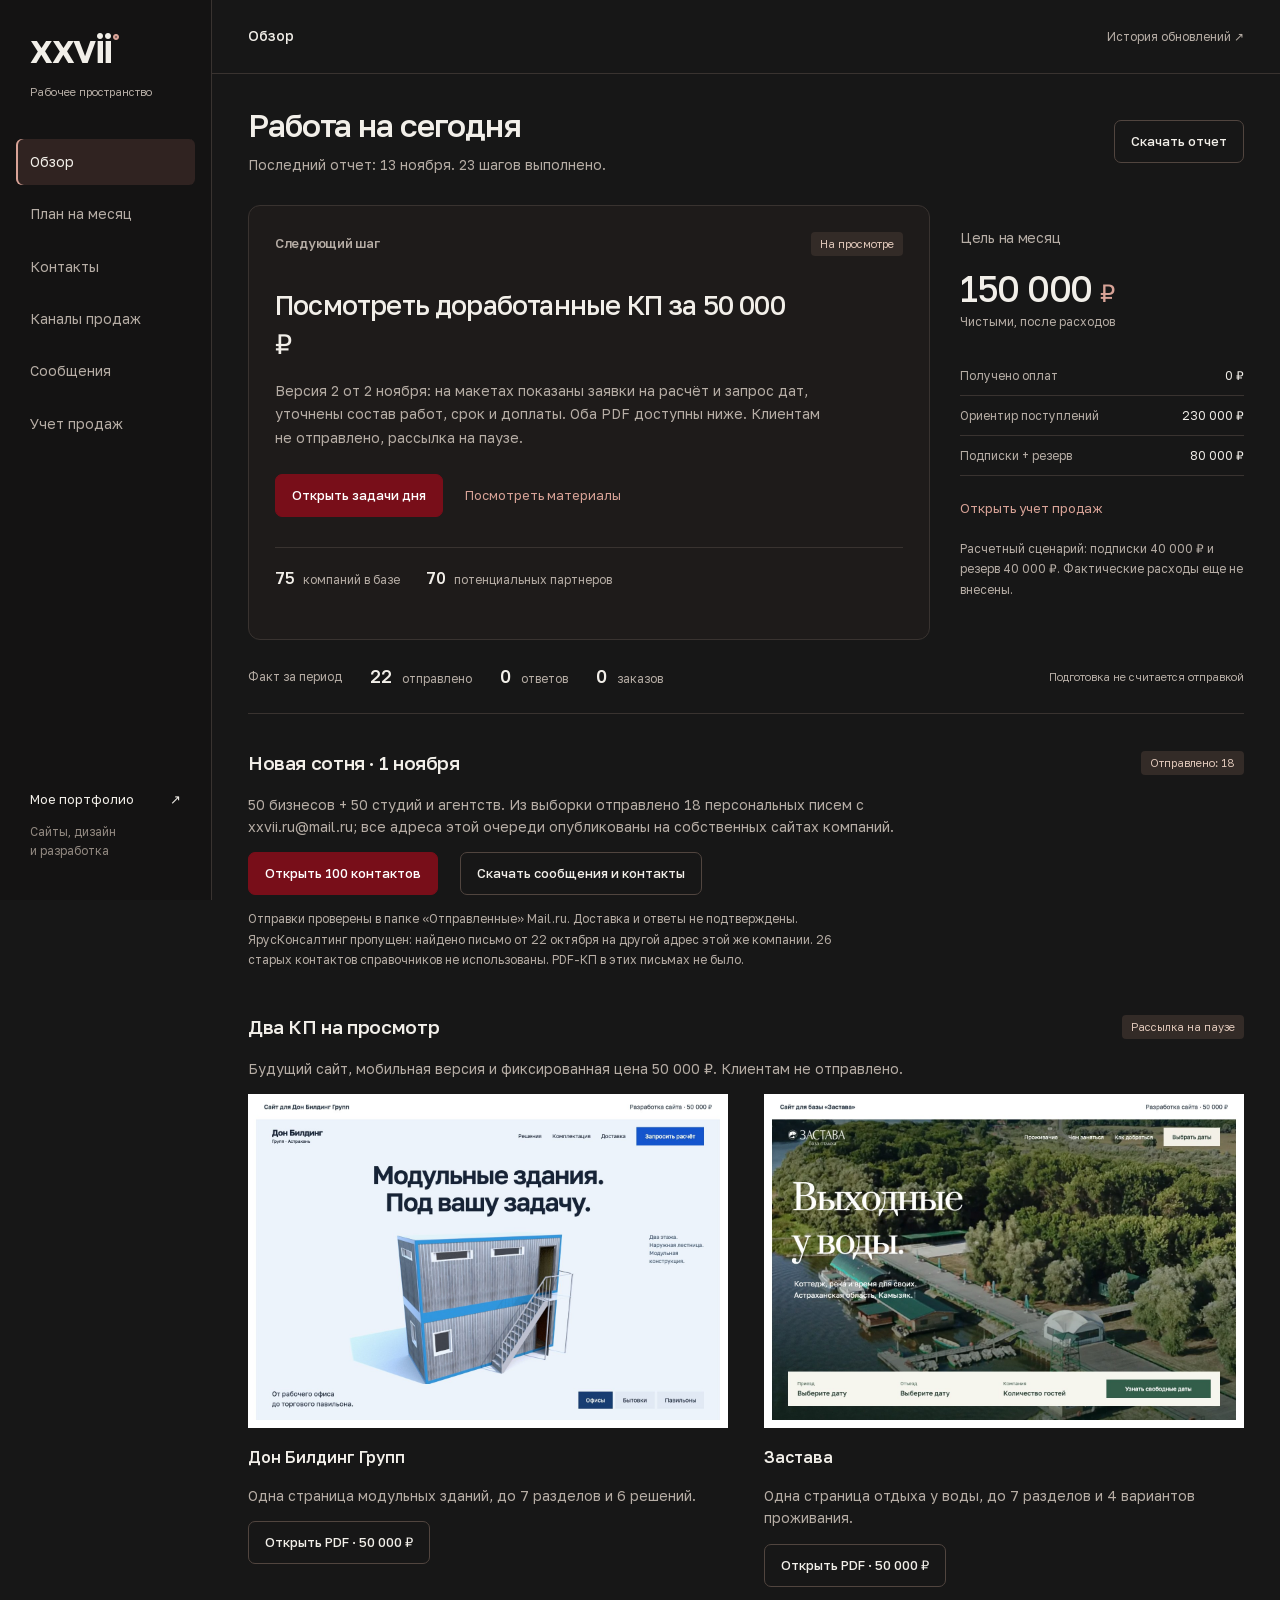
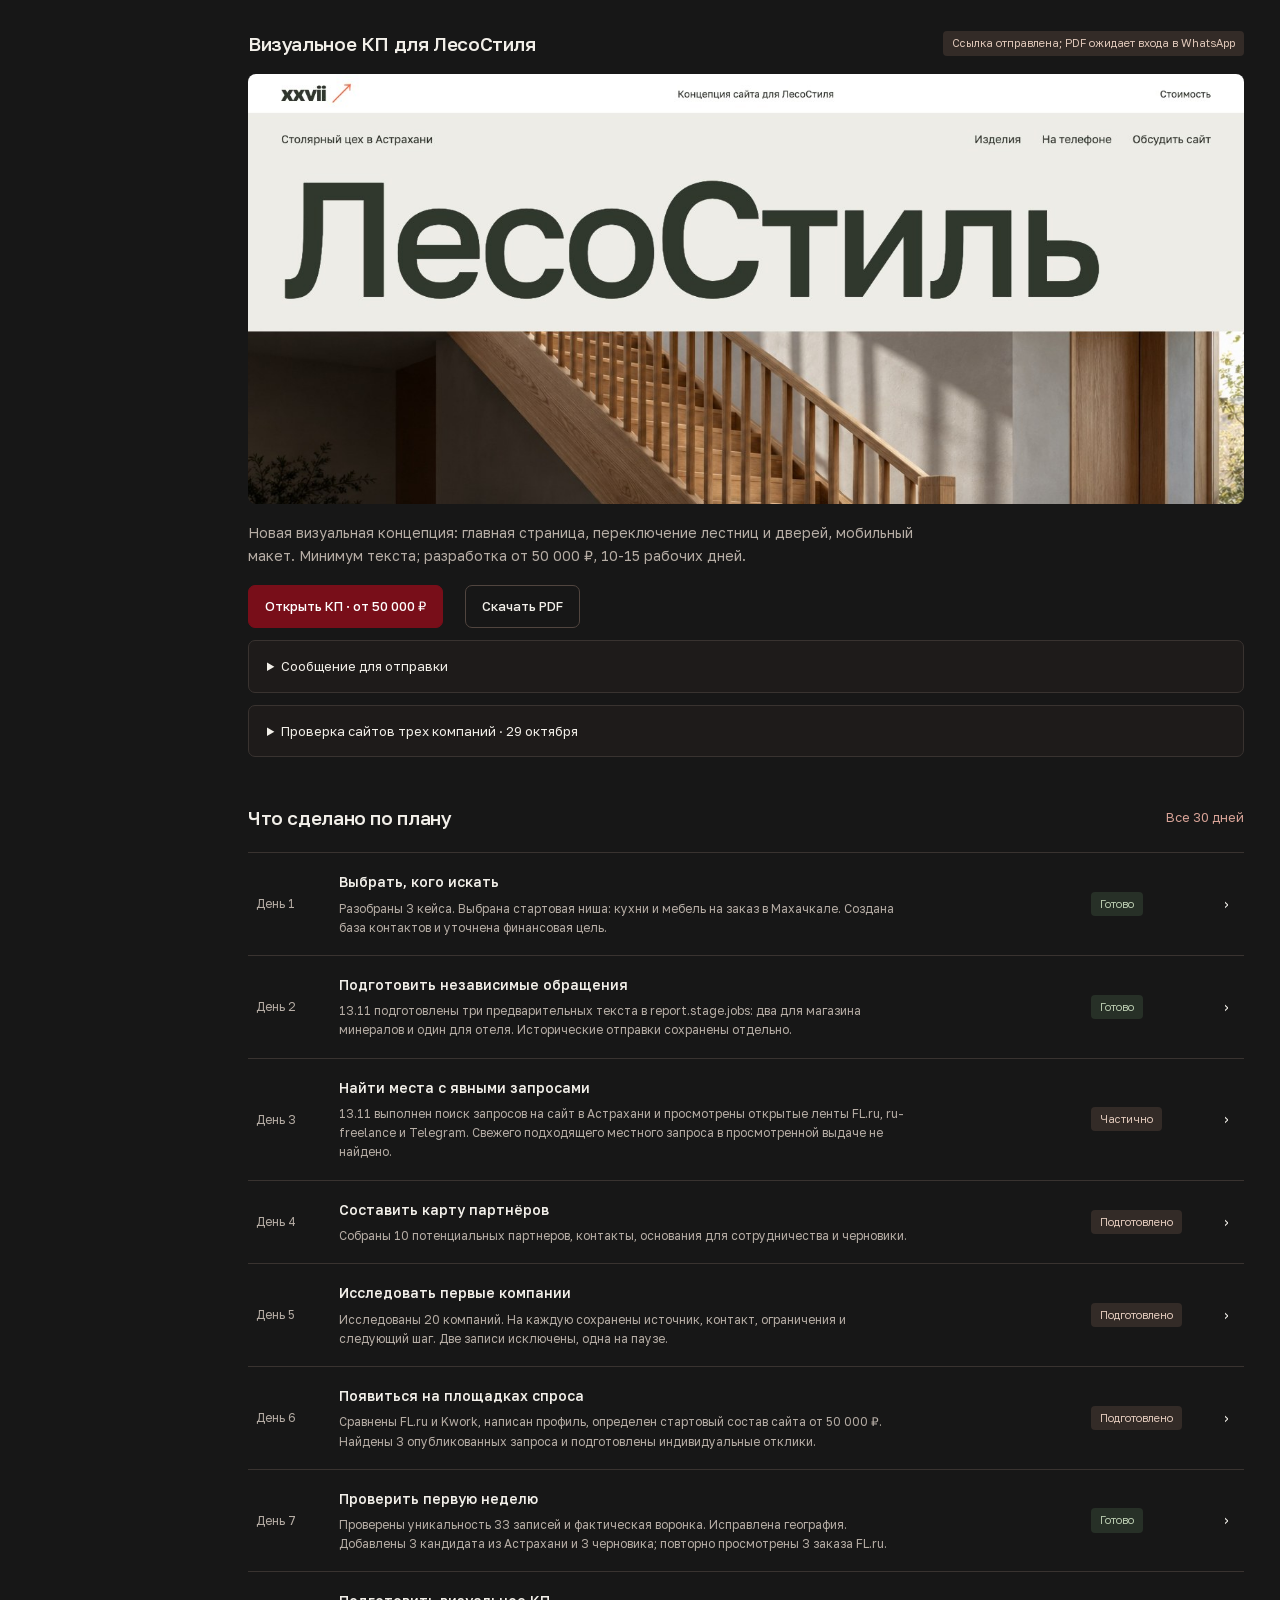
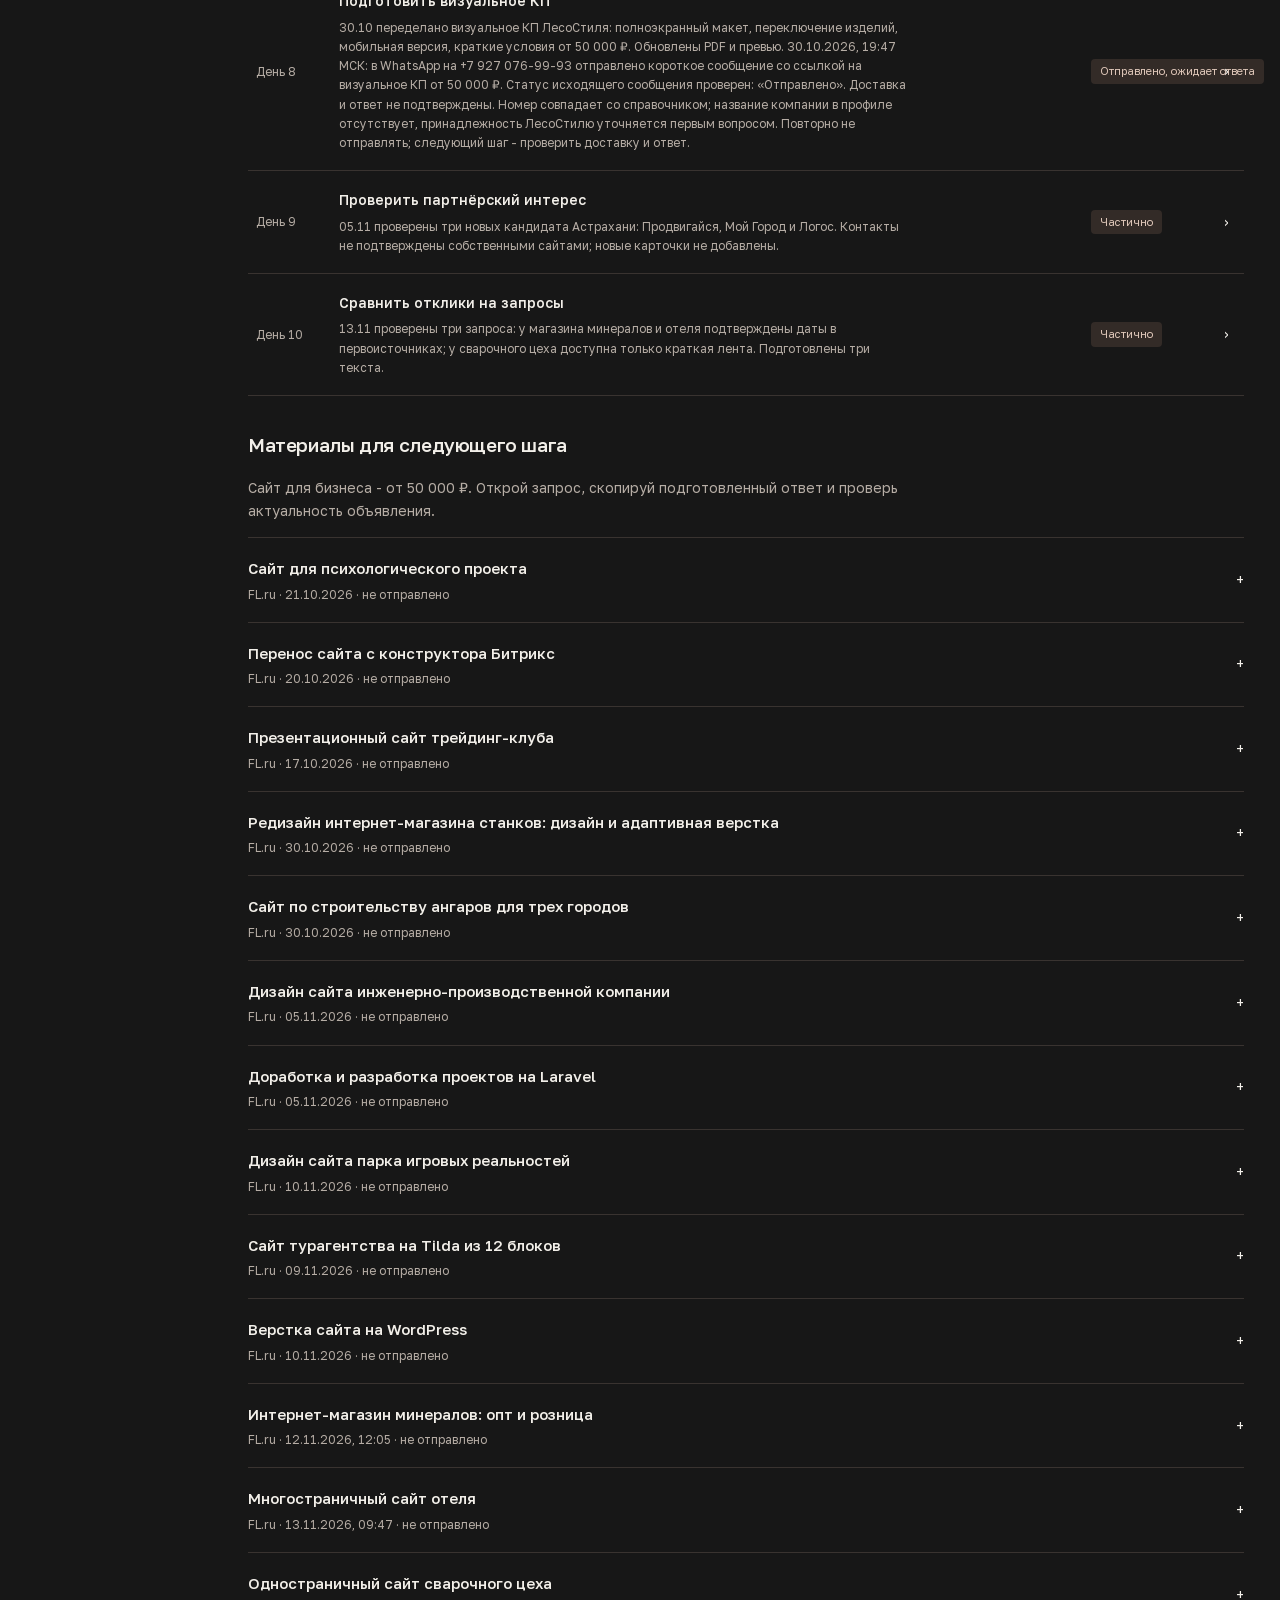
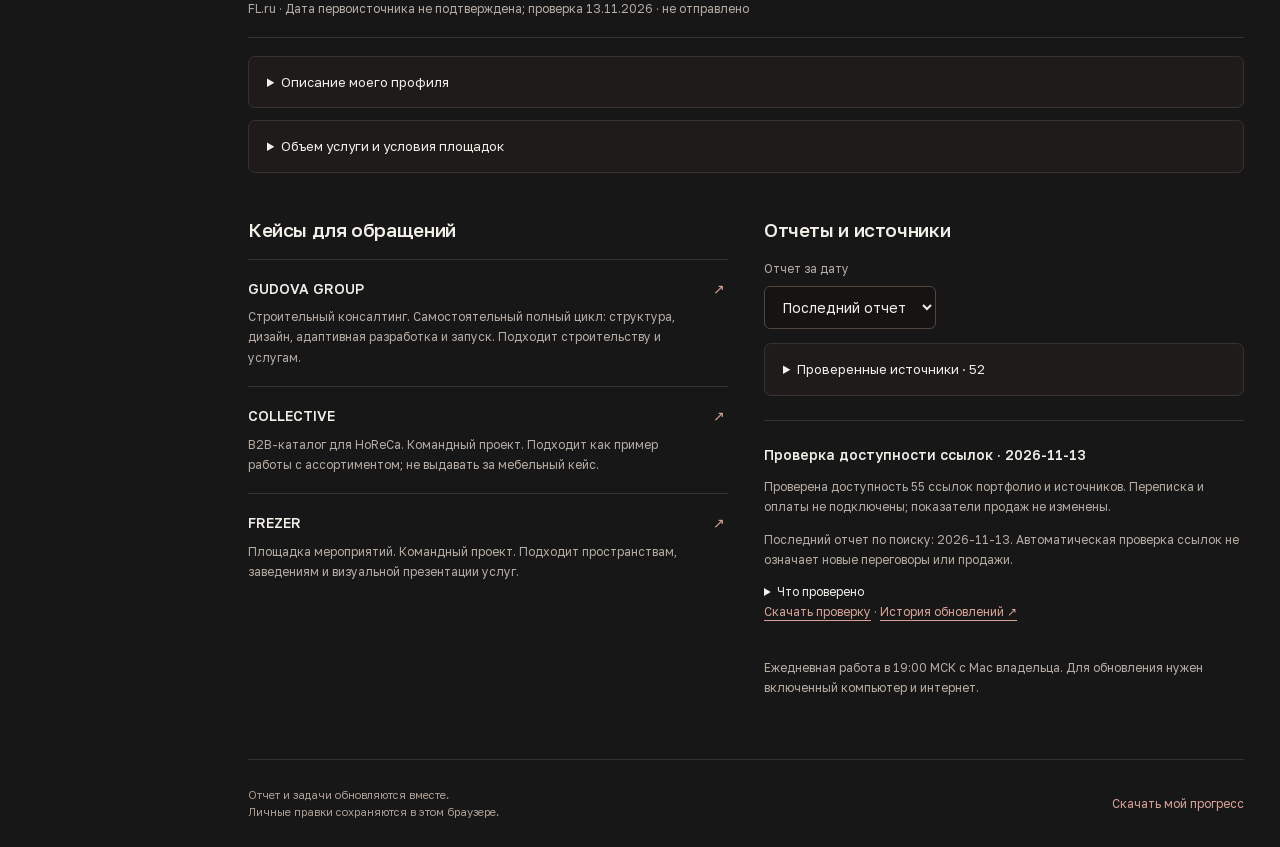
<file: index.html>
<!doctype html>
<html lang="ru"><head><meta charset="UTF-8"><meta name="viewport" content="width=device-width,initial-scale=1"><meta name="theme-color" content="#171717"><title>XXVII - Рабочее пространство</title><meta name="description" content="План работы XXVII: задачи, контакты и отчеты"><link rel="icon" href="assets/favicon.svg"><link rel="preload" href="assets/golos-cyrillic.woff2" as="font" type="font/woff2" crossorigin><link rel="stylesheet" href="style.css"></head>
<body><a class="skip-link" href="#view">К содержимому</a><aside class="sidebar"><a class="logo" href="#report" aria-label="XXVII - обзор">xxvii<sup>°</sup></a><div class="workspace-name">Рабочее пространство</div><nav aria-label="Разделы"><button data-tab="report"><span>Обзор</span></button><button data-tab="plan"><span>План на месяц</span></button><button data-tab="contacts"><span>Контакты</span></button><button data-tab="channels"><span>Каналы продаж</span></button><button data-tab="scripts"><span>Сообщения</span></button><button data-tab="results"><span>Учет продаж</span></button></nav><div class="side-bottom"><a href="https://xxvii.ru" target="_blank" rel="noopener">Мое портфолио <span aria-hidden="true">↗</span></a><p>Сайты, дизайн<br>и разработка</p></div></aside>
<main><header class="topbar"><span id="workspaceTitle">Обзор</span><a href="https://github.com/jonessssenator-art/xxvii-client-plan" target="_blank" rel="noopener">История обновлений ↗</a></header><div class="workspace-body"><div class="progress-line"><span id="progressLabel">Загрузка прогресса</span><div class="track"><div id="progressBar"></div></div><span id="percent">0%</span></div><section id="view" aria-live="polite"></section><footer><span>Отчет и задачи обновляются вместе.<br>Личные правки сохраняются в этом браузере.</span><button id="export">Скачать мой прогресс</button></footer></div></main><div id="toast" role="status"></div><script src="plan.js"></script><script src="channels.js"></script><script src="execution.js"></script><script src="studio.js"></script><script src="app.js"></script></body></html>
</file>
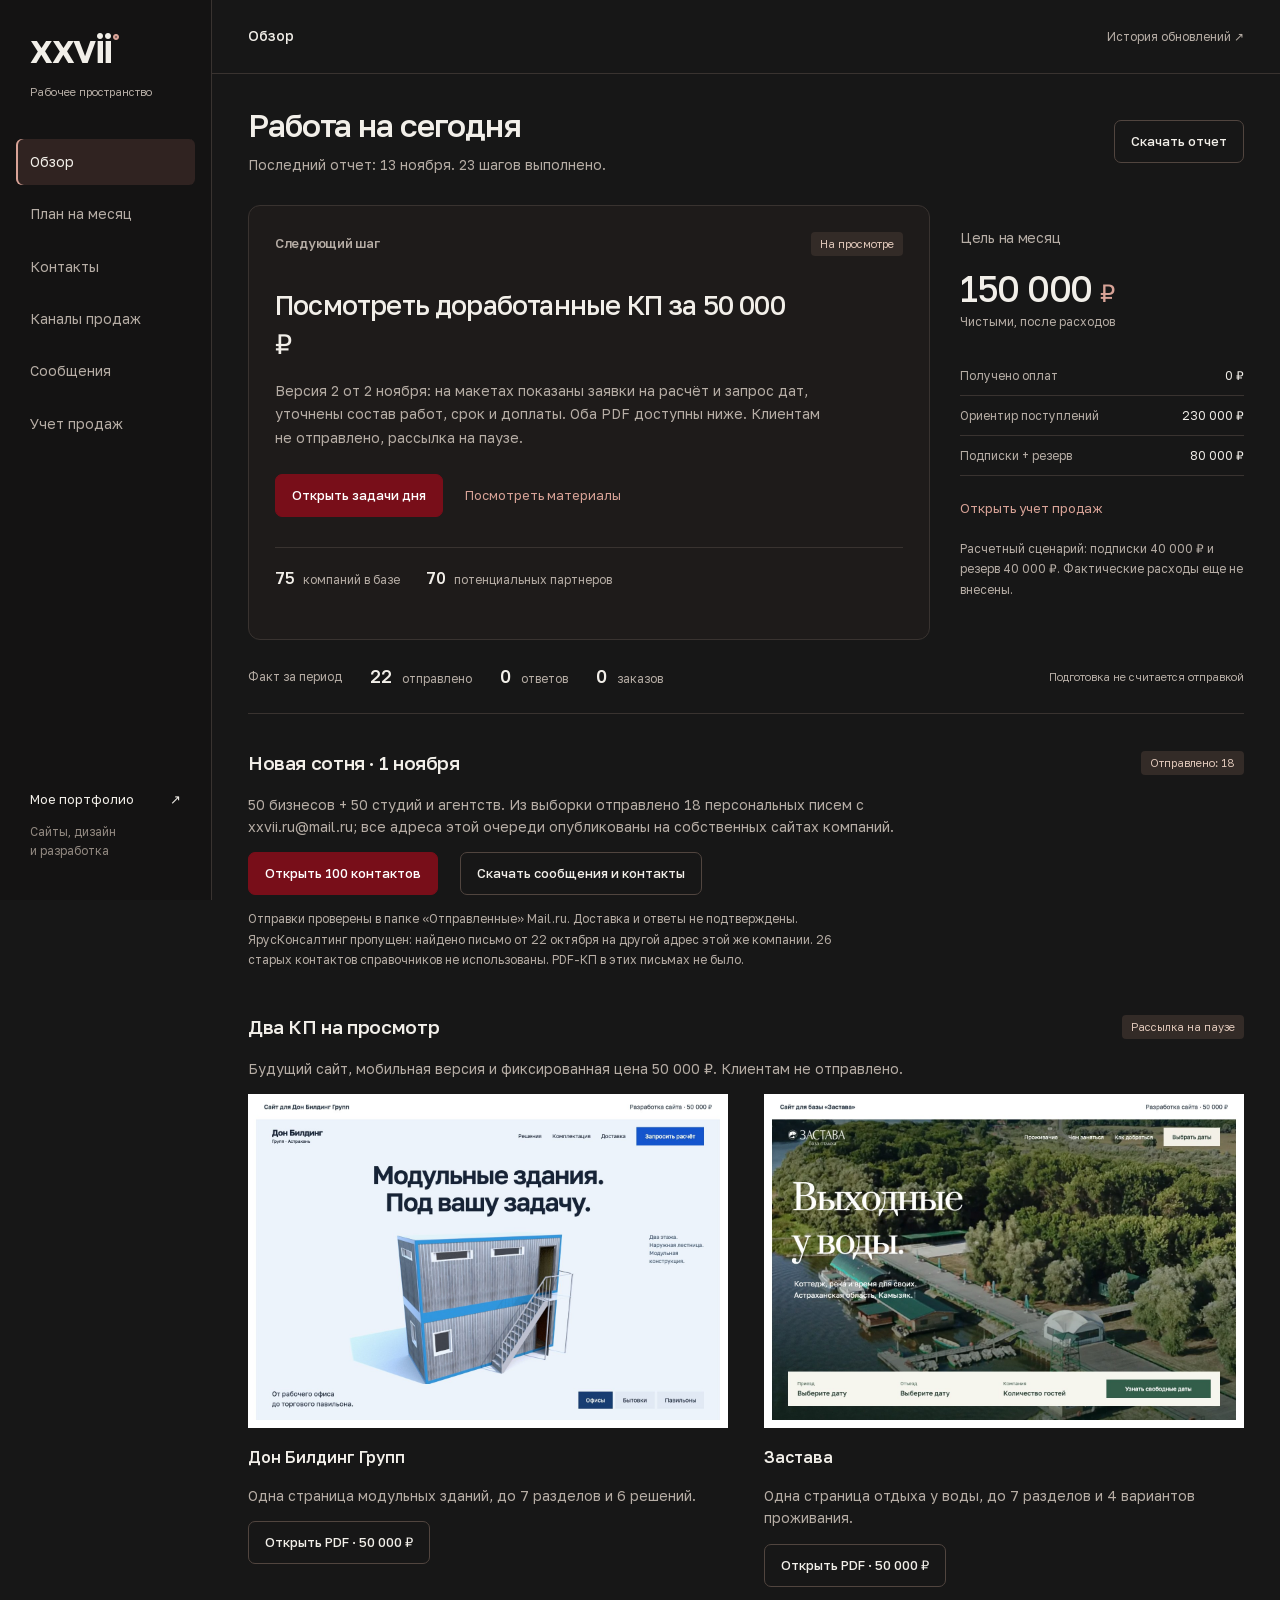
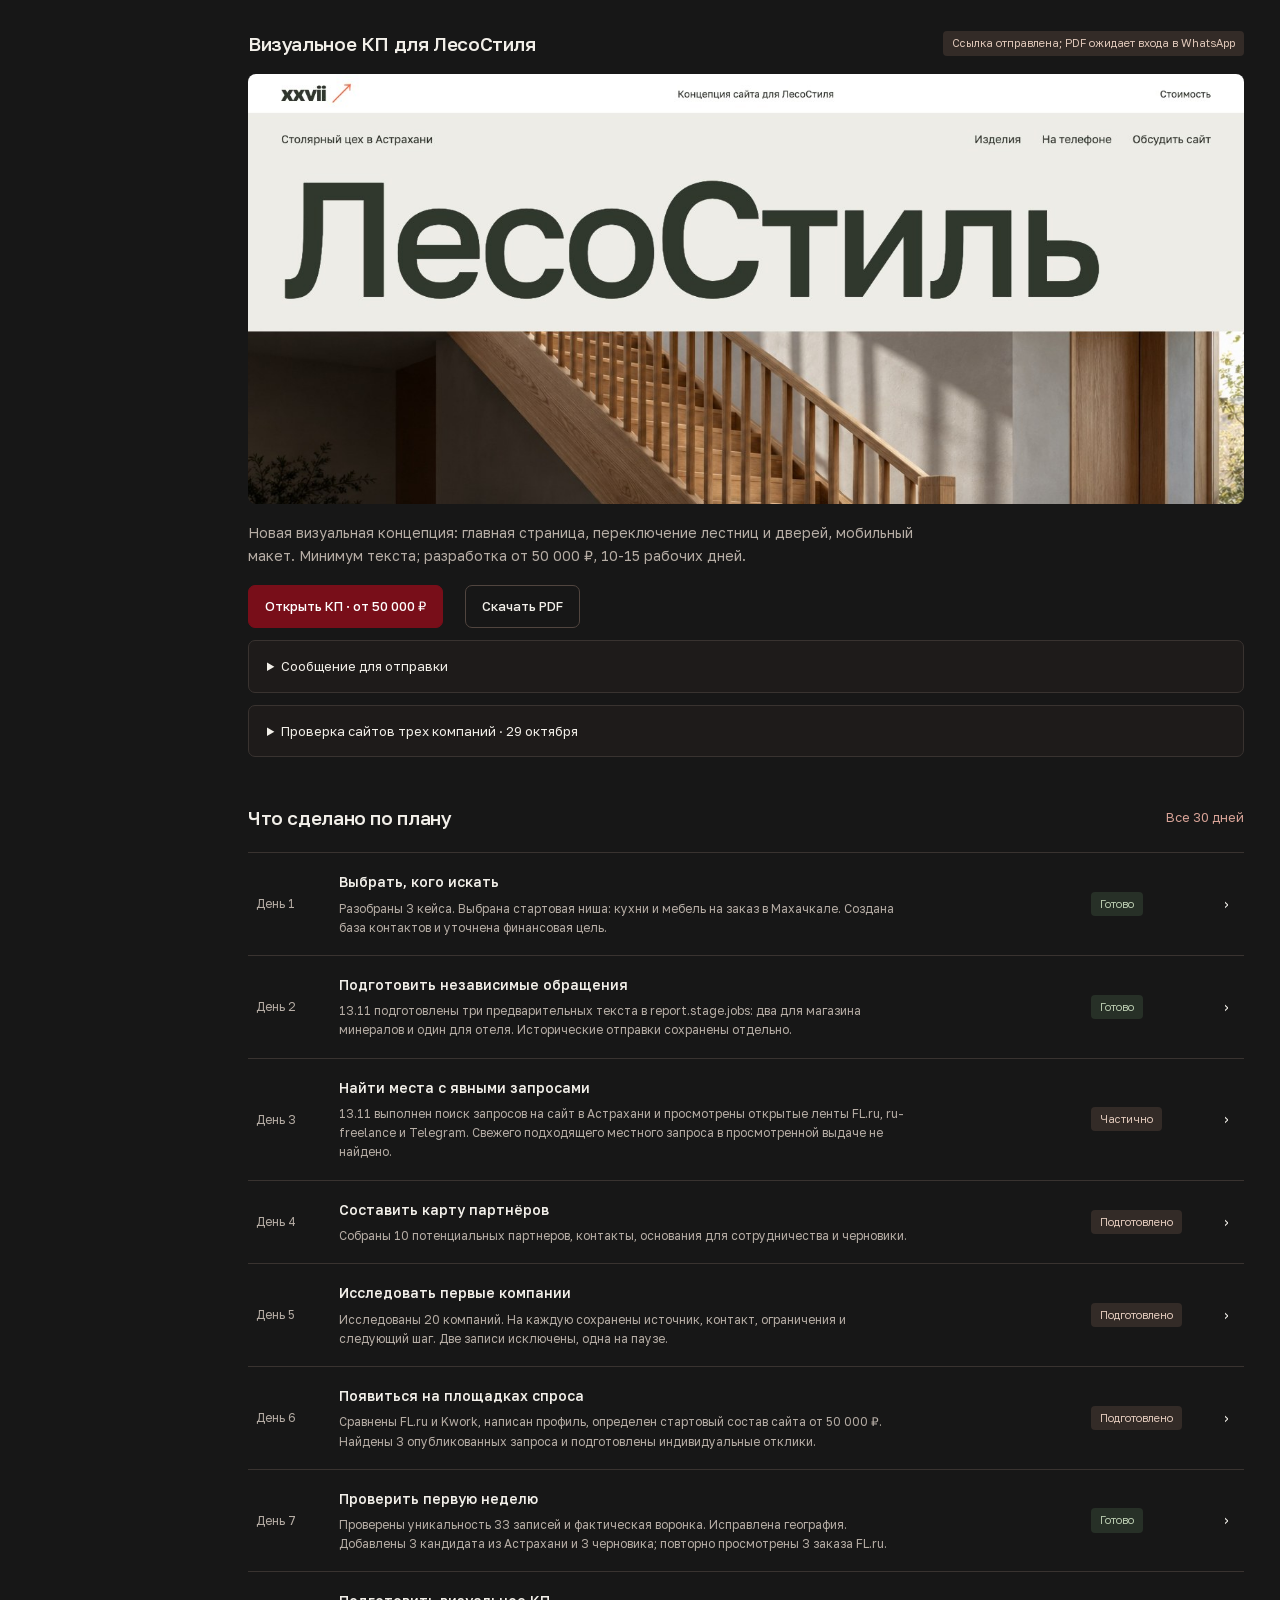
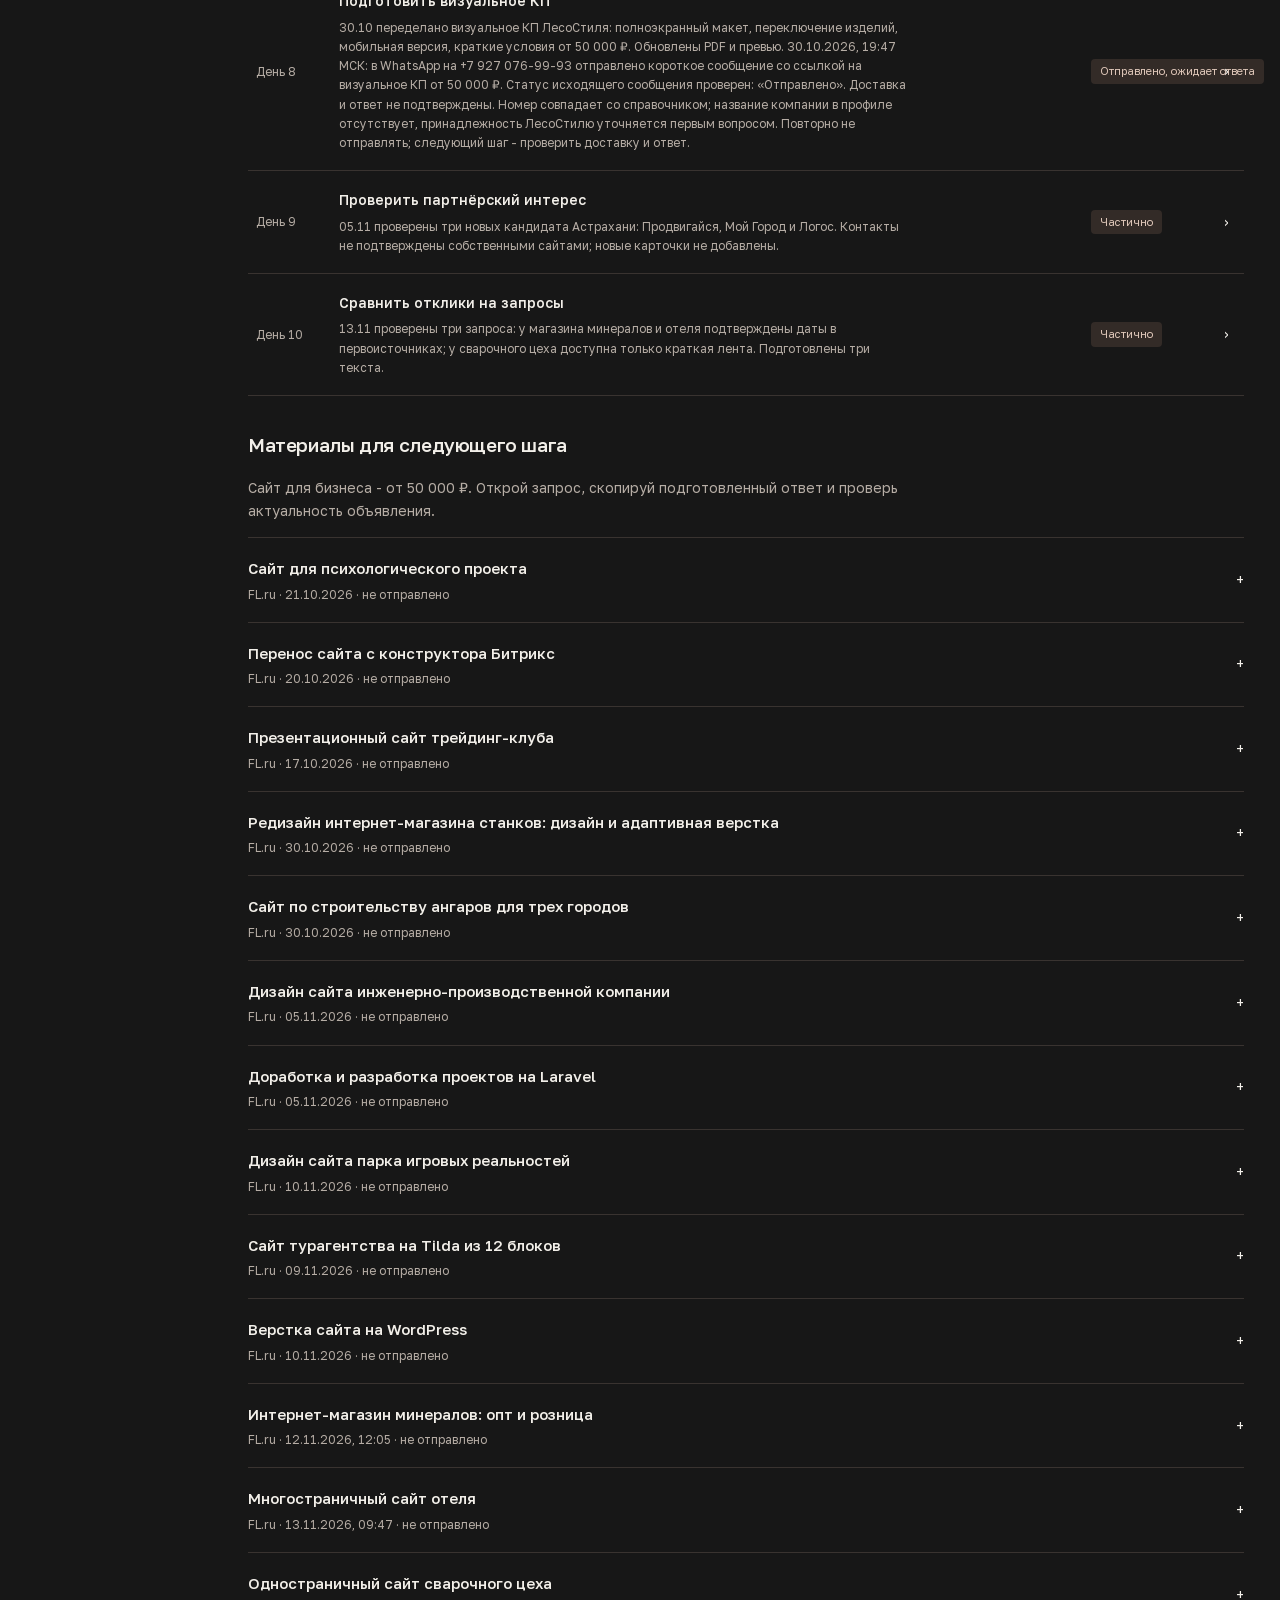
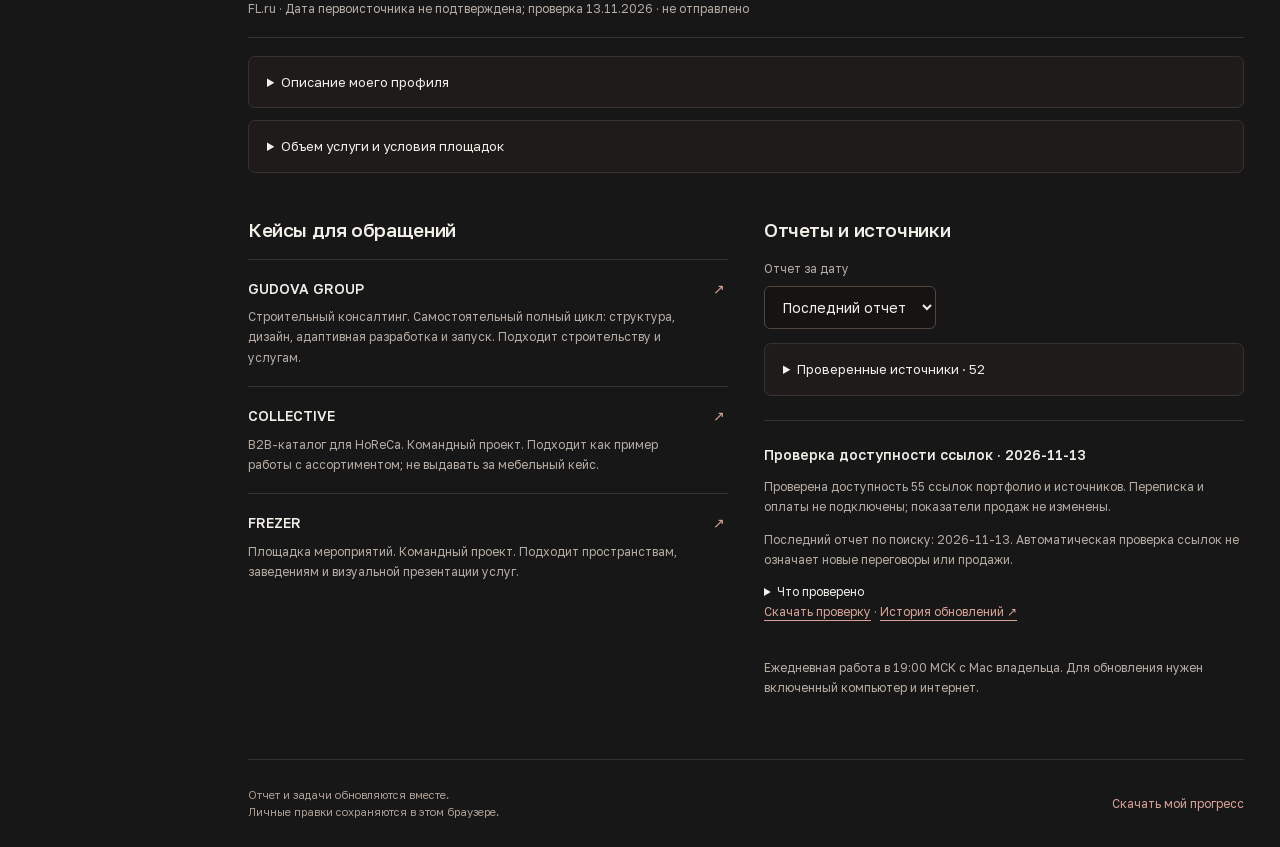
<file: docs/index.html>
<!doctype html>
<html lang="ru"><head><meta charset="UTF-8"><meta name="viewport" content="width=device-width,initial-scale=1"><meta name="theme-color" content="#171717"><title>XXVII - Рабочее пространство</title><meta name="description" content="План работы XXVII: задачи, контакты и отчеты"><link rel="icon" href="assets/favicon.svg"><link rel="preload" href="assets/golos-cyrillic.woff2" as="font" type="font/woff2" crossorigin><link rel="stylesheet" href="style.css?v=76e11eca8b"></head>
<body><a class="skip-link" href="#view">К содержимому</a><aside class="sidebar"><a class="logo" href="#report" aria-label="XXVII - обзор">xxvii<sup>°</sup></a><div class="workspace-name">Рабочее пространство</div><nav aria-label="Разделы"><button data-tab="report"><span>Обзор</span></button><button data-tab="plan"><span>План на месяц</span></button><button data-tab="contacts"><span>Контакты</span></button><button data-tab="channels"><span>Каналы продаж</span></button><button data-tab="scripts"><span>Сообщения</span></button><button data-tab="results"><span>Учет продаж</span></button></nav><div class="side-bottom"><a href="https://xxvii.ru" target="_blank" rel="noopener">Мое портфолио <span aria-hidden="true">↗</span></a><p>Сайты, дизайн<br>и разработка</p></div></aside>
<main><header class="topbar"><span id="workspaceTitle">Обзор</span><a href="https://github.com/jonessssenator-art/xxvii-client-plan" target="_blank" rel="noopener">История обновлений ↗</a></header><div class="workspace-body"><div class="progress-line"><span id="progressLabel">Загрузка прогресса</span><div class="track"><div id="progressBar"></div></div><span id="percent">0%</span></div><section id="view" aria-live="polite"></section><footer><span>Отчет и задачи обновляются вместе.<br>Личные правки сохраняются в этом браузере.</span><button id="export">Скачать мой прогресс</button></footer></div></main><div id="toast" role="status"></div><script src="plan.js?v=7e43757fd9"></script><script src="channels.js?v=e0625d6364"></script><script src="execution.js?v=0f5ceea782"></script><script src="studio.js?v=466434a674"></script><script src="app.js?v=8ce16da7ee"></script></body></html>
</file>
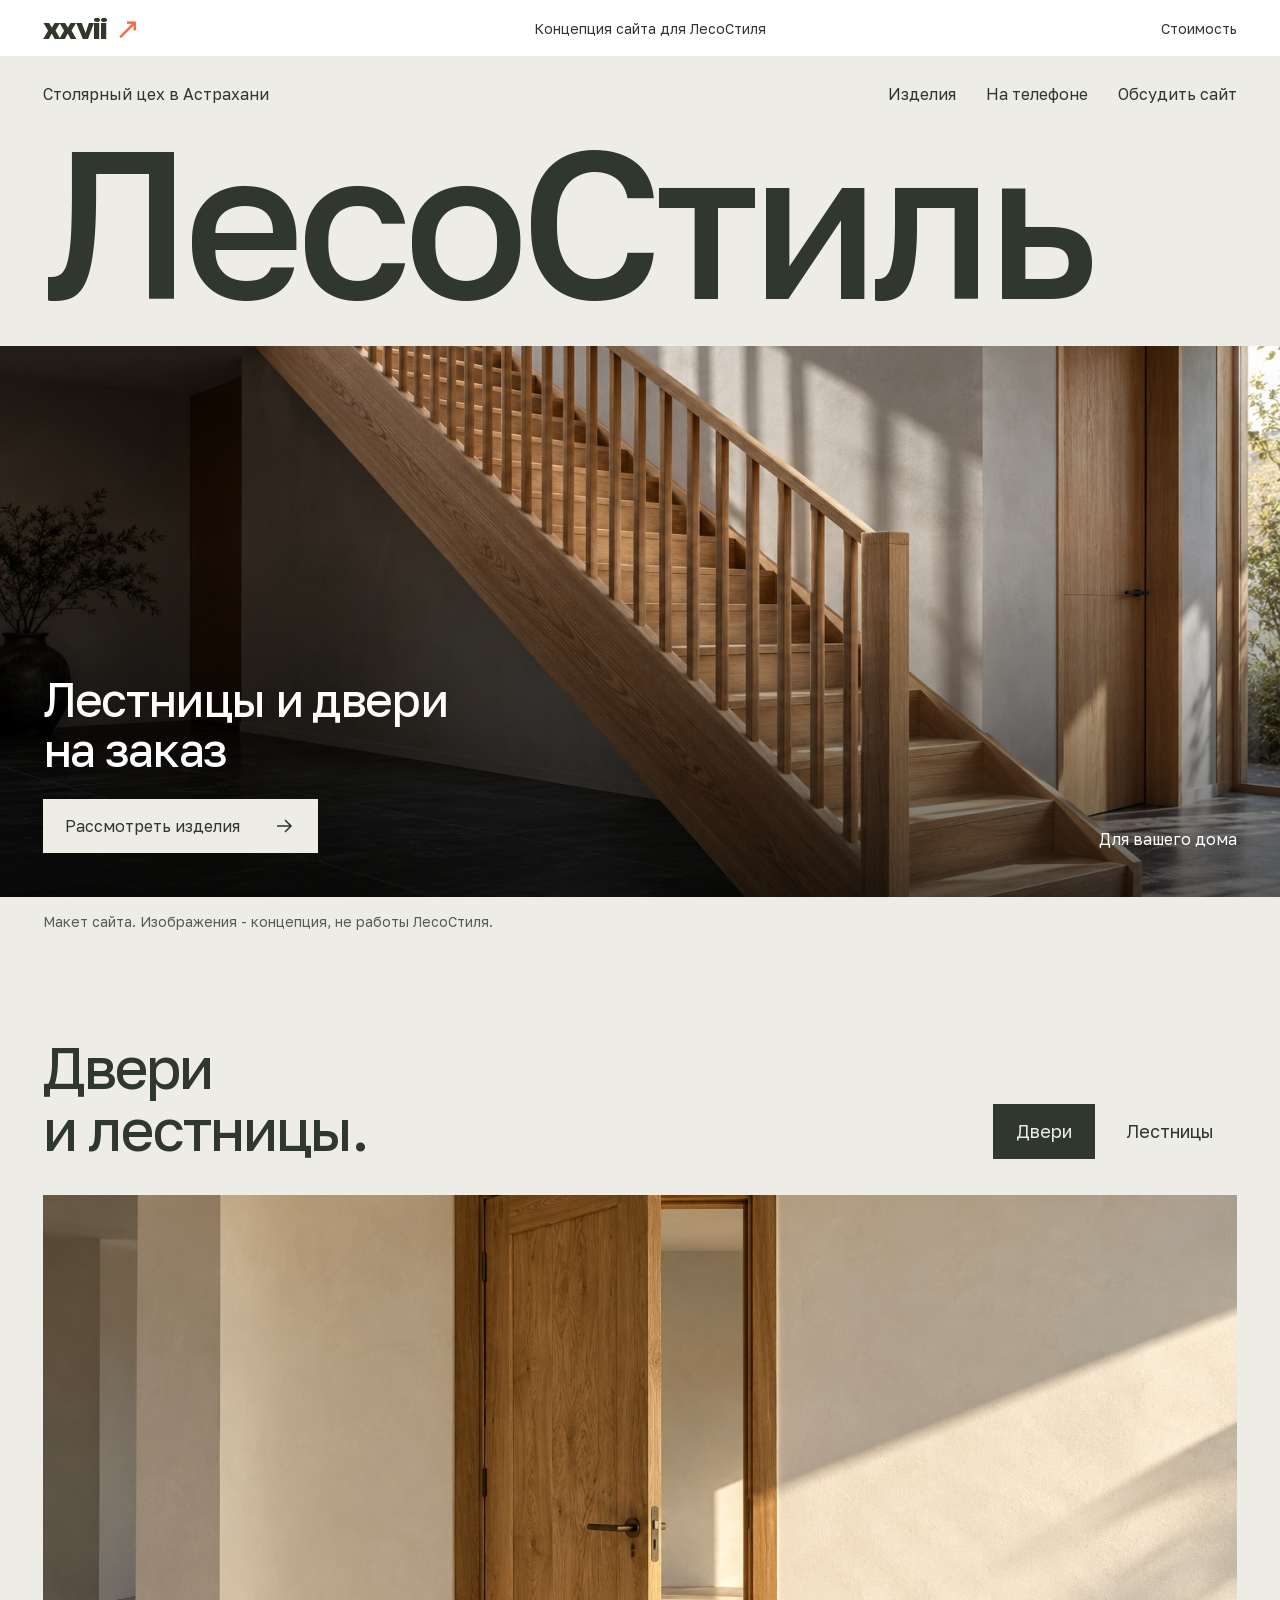
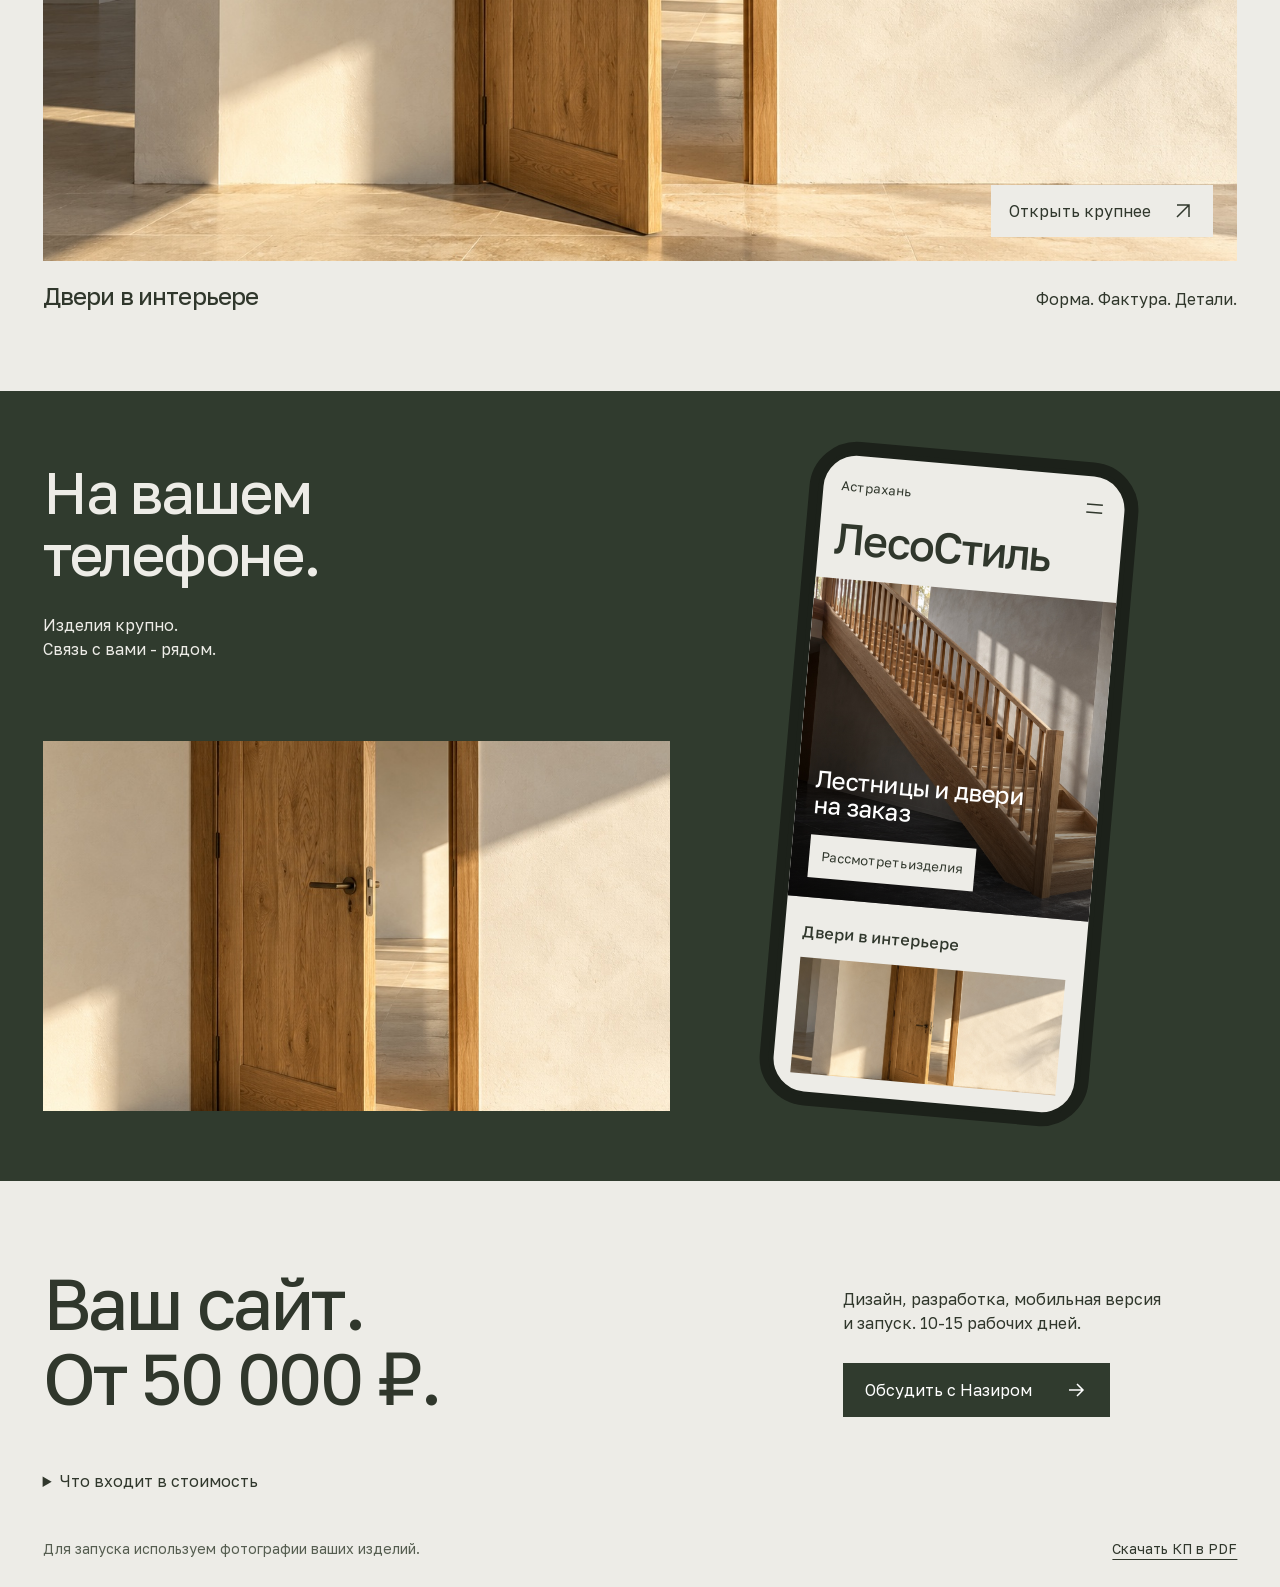
<file: proposals/lesostil/index.html>
<!doctype html>
<html lang="ru"><head><meta charset="utf-8"><meta name="viewport" content="width=device-width,initial-scale=1"><meta name="robots" content="noindex,nofollow"><meta name="theme-color" content="#edece7"><title>ЛесоСтиль - будущий сайт от XXVII</title><link rel="icon" href="../../assets/favicon.svg"><link rel="stylesheet" href="proposal.css?v=2"><link rel="preload" href="staircase.jpg" as="image"></head>
<body>
<header class="proposal-bar"><a href="https://xxvii.ru" class="xxvii" aria-label="XXVII">xxvii<span aria-hidden="true">↗</span></a><span>Концепция сайта для ЛесоСтиля</span><a href="#offer">Стоимость</a></header>
<main>
<section class="first-sheet" aria-label="Макет главной страницы">
<div class="site-top"><span>Столярный цех в Астрахани</span><nav aria-label="Навигация макета"><a href="#pieces">Изделия</a><a href="#mobile">На телефоне</a><a href="#offer">Обсудить сайт</a></nav></div>
<h1 class="wordmark">ЛесоСтиль</h1>
<div class="hero"><img src="staircase.jpg" alt="Концептуальный интерьер с деревянной лестницей"><div class="hero-content"><h2>Лестницы и двери<br>на заказ</h2><a class="button light" href="#pieces">Рассмотреть изделия <svg viewBox="0 0 24 24" aria-hidden="true"><path d="M5 12h14m-6-6 6 6-6 6"/></svg></a></div><span class="hero-location">Для вашего дома</span></div>
<p class="image-note">Макет сайта. Изображения - концепция, не работы ЛесоСтиля.</p>
</section>
<section class="pieces" id="pieces" aria-label="Пример раздела изделий">
<div class="pieces-head"><h2>Двери<br>и лестницы.</h2><div class="switcher" aria-label="Выберите изделие"><button type="button" data-view="door" aria-pressed="true">Двери</button><button type="button" data-view="stairs" aria-pressed="false">Лестницы</button></div></div>
<div class="product-stage"><img id="product-image" src="door.jpg" alt="Концепция деревянной двери в интерьере" loading="lazy"><a class="detail-link" href="door.jpg" id="detail-link" target="_blank" rel="noopener">Открыть крупнее <svg viewBox="0 0 24 24" aria-hidden="true"><path d="M6 18 18 6M6 6h12v12"/></svg></a></div>
<div class="product-caption"><h3 id="product-title" aria-live="polite">Двери в интерьере</h3><p>Форма. Фактура. Детали.</p></div>
</section>
<section class="mobile-showcase" id="mobile"><div class="mobile-heading"><h2>На вашем<br>телефоне.</h2><p>Изделия крупно.<br>Связь с вами - рядом.</p></div><div class="mobile-detail" aria-hidden="true"><img src="door.jpg" alt="" loading="lazy"></div><div class="phone"><div class="phone-screen"><div class="phone-nav"><span>Астрахань</span><svg viewBox="0 0 24 24" aria-hidden="true"><path d="M4 8h16M4 16h16"/></svg></div><div class="phone-brand">ЛесоСтиль</div><div class="phone-picture"><img src="staircase.jpg" alt="Макет сайта на телефоне"><div><strong>Лестницы и двери<br>на заказ</strong><span class="phone-action">Рассмотреть изделия</span></div></div><div class="phone-products"><b>Двери в интерьере</b><img src="door.jpg" alt="Фрагмент мобильной галереи" loading="lazy"></div></div></div></section>
<section class="offer" id="offer"><div class="offer-main"><h2>Ваш сайт.<br>От 50 000 ₽.</h2><div class="offer-details"><p>Дизайн, разработка, мобильная версия<br>и запуск. 10-15 рабочих дней.</p><a class="button dark" href="https://t.me/xxviiexe" target="_blank" rel="noopener">Обсудить с Назиром <svg viewBox="0 0 24 24" aria-hidden="true"><path d="M5 12h14m-6-6 6 6-6 6"/></svg></a></div></div><details class="scope"><summary>Что входит в стоимость</summary><p>Одна страница до 6 разделов, галерея изделий, одна форма обращения и два раунда правок. Срок - после согласования и получения материалов. Домен, хостинг, съемка, CRM и сложный каталог оплачиваются отдельно. Объем и итоговую цену фиксируем до начала работы.</p></details><footer><p>Для запуска используем фотографии ваших изделий.</p><a href="lesostil-proposal.pdf" target="_blank" rel="noopener">Скачать КП в PDF</a></footer></section>
</main>
<script>
const products={door:{src:'door.jpg',title:'Двери в интерьере',alt:'Концепция деревянной двери в интерьере'},stairs:{src:'staircase.jpg',title:'Лестницы в интерьере',alt:'Концепция деревянной лестницы в интерьере'}};
document.querySelectorAll('[data-view]').forEach(button=>button.addEventListener('click',()=>{const item=products[button.dataset.view];document.querySelectorAll('[data-view]').forEach(b=>b.setAttribute('aria-pressed',String(b===button)));const image=document.getElementById('product-image');image.src=item.src;image.alt=item.alt;document.getElementById('product-title').textContent=item.title;document.getElementById('detail-link').href=item.src;}));
</script></body></html>
</file>
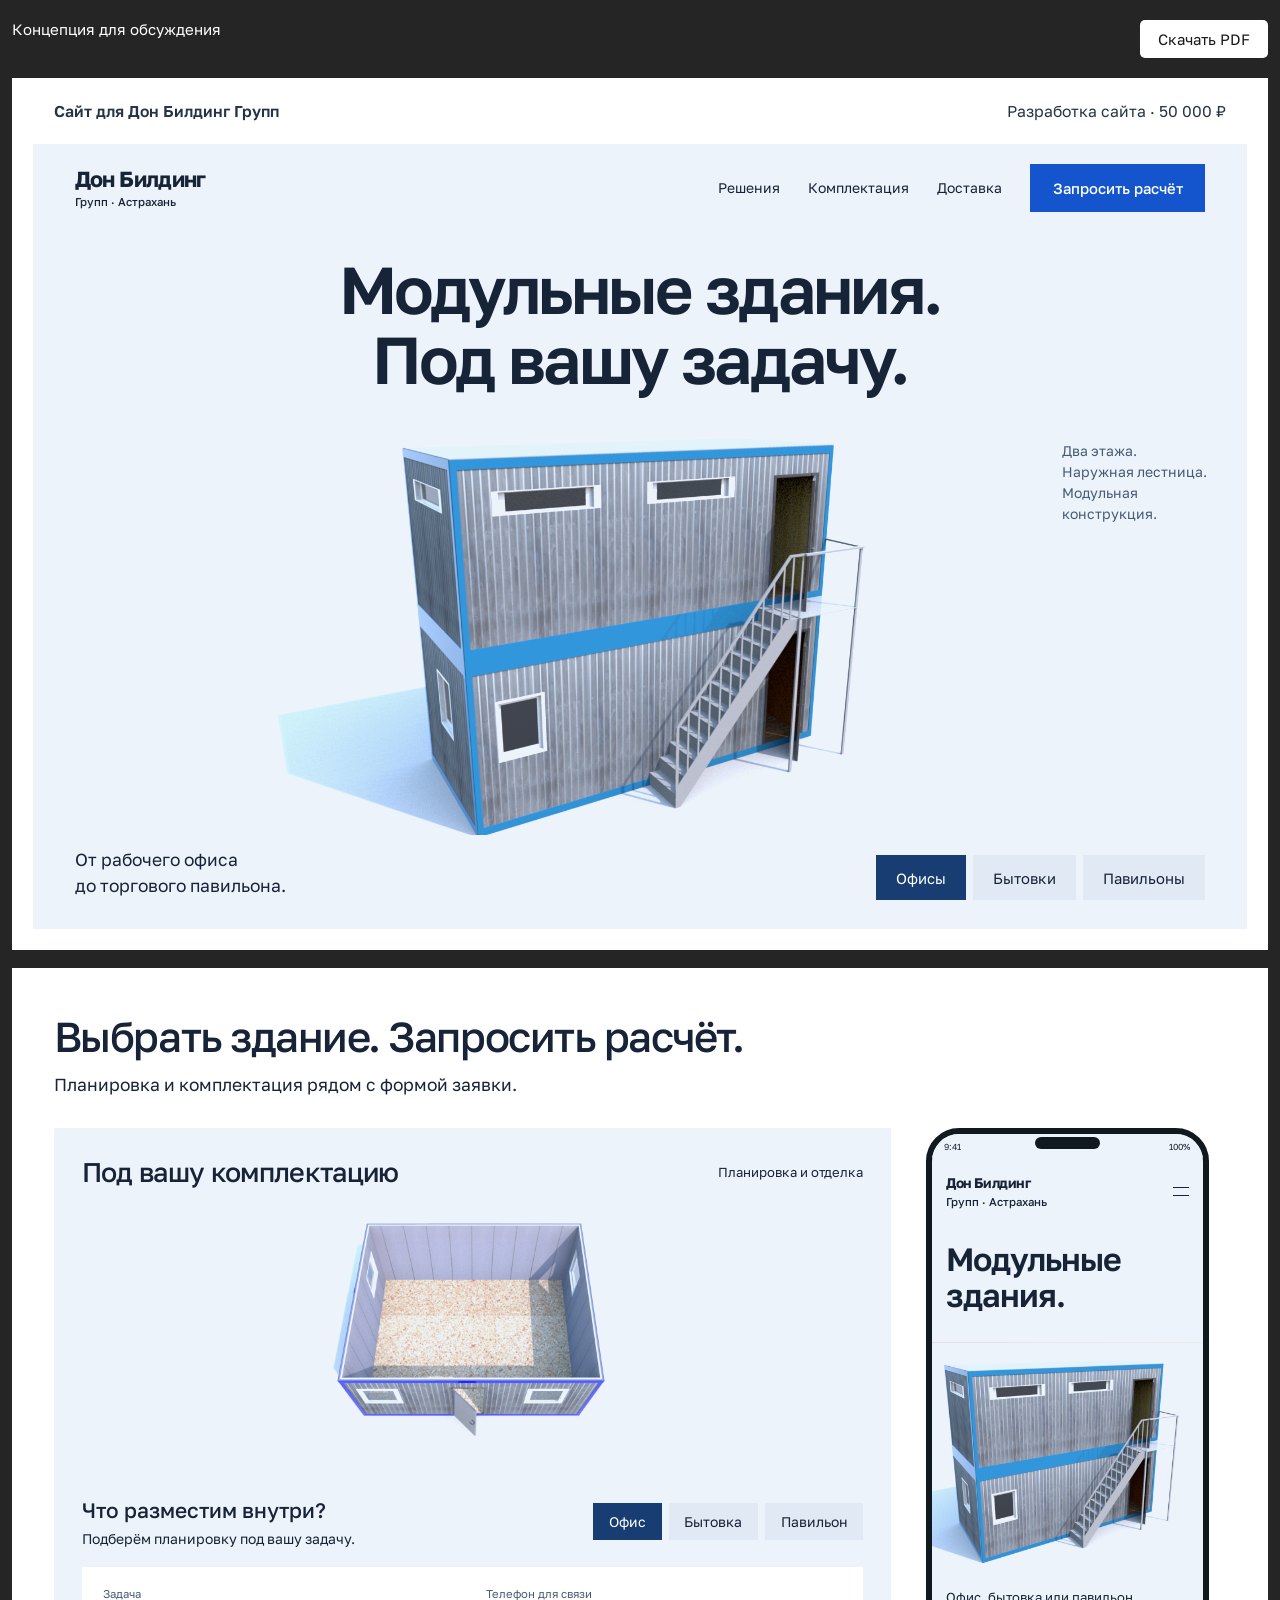
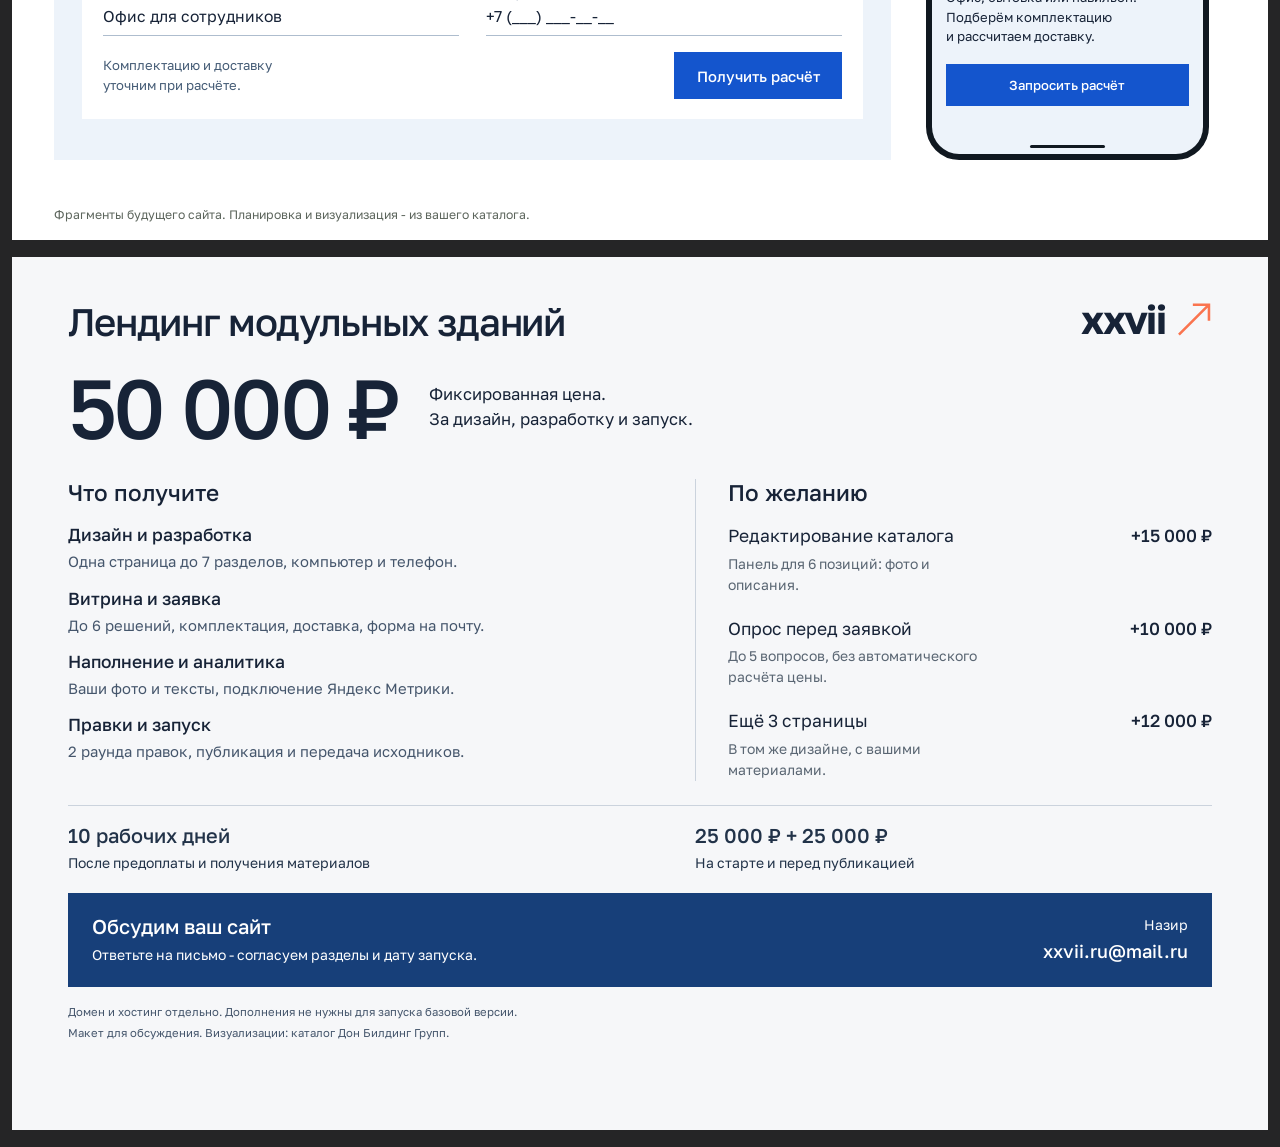
<file: proposals/review-50000/don.html>
<!doctype html><html lang="ru"><head><meta charset="UTF-8"><meta name="viewport" content="width=device-width,initial-scale=1"><title>Дон Билдинг Групп - предложение XXVII</title><link rel="stylesheet" href="proposal.css"></head><body class="don"><div class="viewer"><span>Концепция для обсуждения</span><a href="don-50000-v2.pdf">Скачать PDF</a></div><section class="sheet"><div class="sheet-top"><strong>Сайт для Дон Билдинг Групп</strong><span>Разработка сайта · 50 000 ₽</span></div><div class="site hero"><div class="site-nav"><div class="wordmark">Дон Билдинг<small>Групп · Астрахань</small></div><div class="links"><span>Решения</span><span>Комплектация</span><span>Доставка</span><span class="action">Запросить расчёт</span></div></div><h1>Модульные здания.<br>Под вашу задачу.</h1><img class="product" src="assets/don-two.png" alt="Двухэтажное модульное здание из каталога Дон Билдинг Групп"><p class="caption">Два этажа.<br>Наружная лестница.<br>Модульная конструкция.</p><div class="hero-bottom"><p>От рабочего офиса<br>до торгового павильона.</p><div class="tabs"><span class="selected">Офисы</span><span>Бытовки</span><span>Павильоны</span></div></div></div></section><section class="sheet second"><h2>Выбрать здание. Запросить расчёт.</h2><p class="intro">Планировка и комплектация рядом с формой заявки.</p><div class="screens"><div class="desktop-fragment"><div class="fragment-heading"><h3>Под вашу комплектацию</h3><span>Планировка и отделка</span></div><img class="inside" src="assets/don-main.png" alt="Открытая планировка модульного здания"><div class="configuration"><div><h3>Что разместим внутри?</h3><p>Подберём планировку под вашу задачу.</p></div><div class="tabs"><span class="selected">Офис</span><span>Бытовка</span><span>Павильон</span></div></div><div class="enquiry-demo"><div class="enquiry-fields"><div><small>Задача</small><span>Офис для сотрудников</span></div><div><small>Телефон для связи</small><span>+7 (___) ___-__-__</span></div></div><div class="enquiry-bottom"><span>Комплектацию и доставку<br>уточним при расчёте.</span><span class="action">Получить расчёт</span></div></div></div><div class="phone"><div class="phone-content"><div class="phone-top"><span>9:41</span><span>100%</span></div><div class="phone-nav"><div class="wordmark">Дон Билдинг<small>Групп · Астрахань</small></div><i class="phone-menu"></i></div><h3>Модульные<br>здания.</h3><img class="don-mobile" src="assets/don-two.png" alt="Модульное здание"><p class="mobile-text">Офис, бытовка или павильон.<br>Подберём комплектацию<br>и рассчитаем доставку.</p><span class="action">Запросить расчёт</span><div class="phone-bottom"></div></div></div></div><p class="proposal-note">Фрагменты будущего сайта. Планировка и визуализация - из вашего каталога.</p></section><section class="sheet price-sheet"><div class="price-heading"><h2>Лендинг модульных зданий</h2><div class="brand" aria-label="XXVII">xxvii<svg viewBox="0 0 50 50" aria-hidden="true"><path d="M4 46 45 5M23 5h22v22"/></svg></div></div><div class="price-line"><div class="price">50 000 ₽</div><p>Фиксированная цена.<br>За дизайн, разработку и запуск.</p></div><div class="commercial-grid"><div><h3>Что получите</h3><div class="scope-list"><div><b>Дизайн и разработка</b><span>Одна страница до 7 разделов, компьютер и телефон.</span></div><div><b>Витрина и заявка</b><span>До 6 решений, комплектация, доставка, форма на почту.</span></div><div><b>Наполнение и аналитика</b><span>Ваши фото и тексты, подключение Яндекс Метрики.</span></div><div><b>Правки и запуск</b><span>2 раунда правок, публикация и передача исходников.</span></div></div></div><div class="options"><h3>По желанию</h3><div class="addons"><div class="addon"><div>Редактирование каталога<small>Панель для 6 позиций: фото и описания.</small></div><b>+15 000 ₽</b></div><div class="addon"><div>Опрос перед заявкой<small>До 5 вопросов, без автоматического расчёта цены.</small></div><b>+10 000 ₽</b></div><div class="addon"><div>Ещё 3 страницы<small>В том же дизайне, с вашими материалами.</small></div><b>+12 000 ₽</b></div></div></div></div><div class="terms"><div><b>10 рабочих дней</b><span>После предоплаты и получения материалов</span></div><div><b>25 000 ₽ + 25 000 ₽</b><span>На старте и перед публикацией</span></div></div><div class="close"><div><strong>Обсудим ваш сайт</strong><span>Ответьте на письмо - согласуем разделы и дату запуска.</span></div><a href="mailto:xxvii.ru@mail.ru">Назир<br><b>xxvii.ru@mail.ru</b></a></div><div class="fine-print"><p>Домен и хостинг отдельно. Дополнения не нужны для запуска базовой версии.</p><p>Макет для обсуждения. Визуализации: <a href="https://astrahan.donbuildinggroup.ru/">каталог Дон Билдинг Групп</a>.</p></div></section><script>function fit(){document.querySelectorAll('.sheet').forEach(p=>p.style.zoom=Math.min(1,(innerWidth-24)/1440))}fit();addEventListener('resize',fit)</script></body></html>
</file>
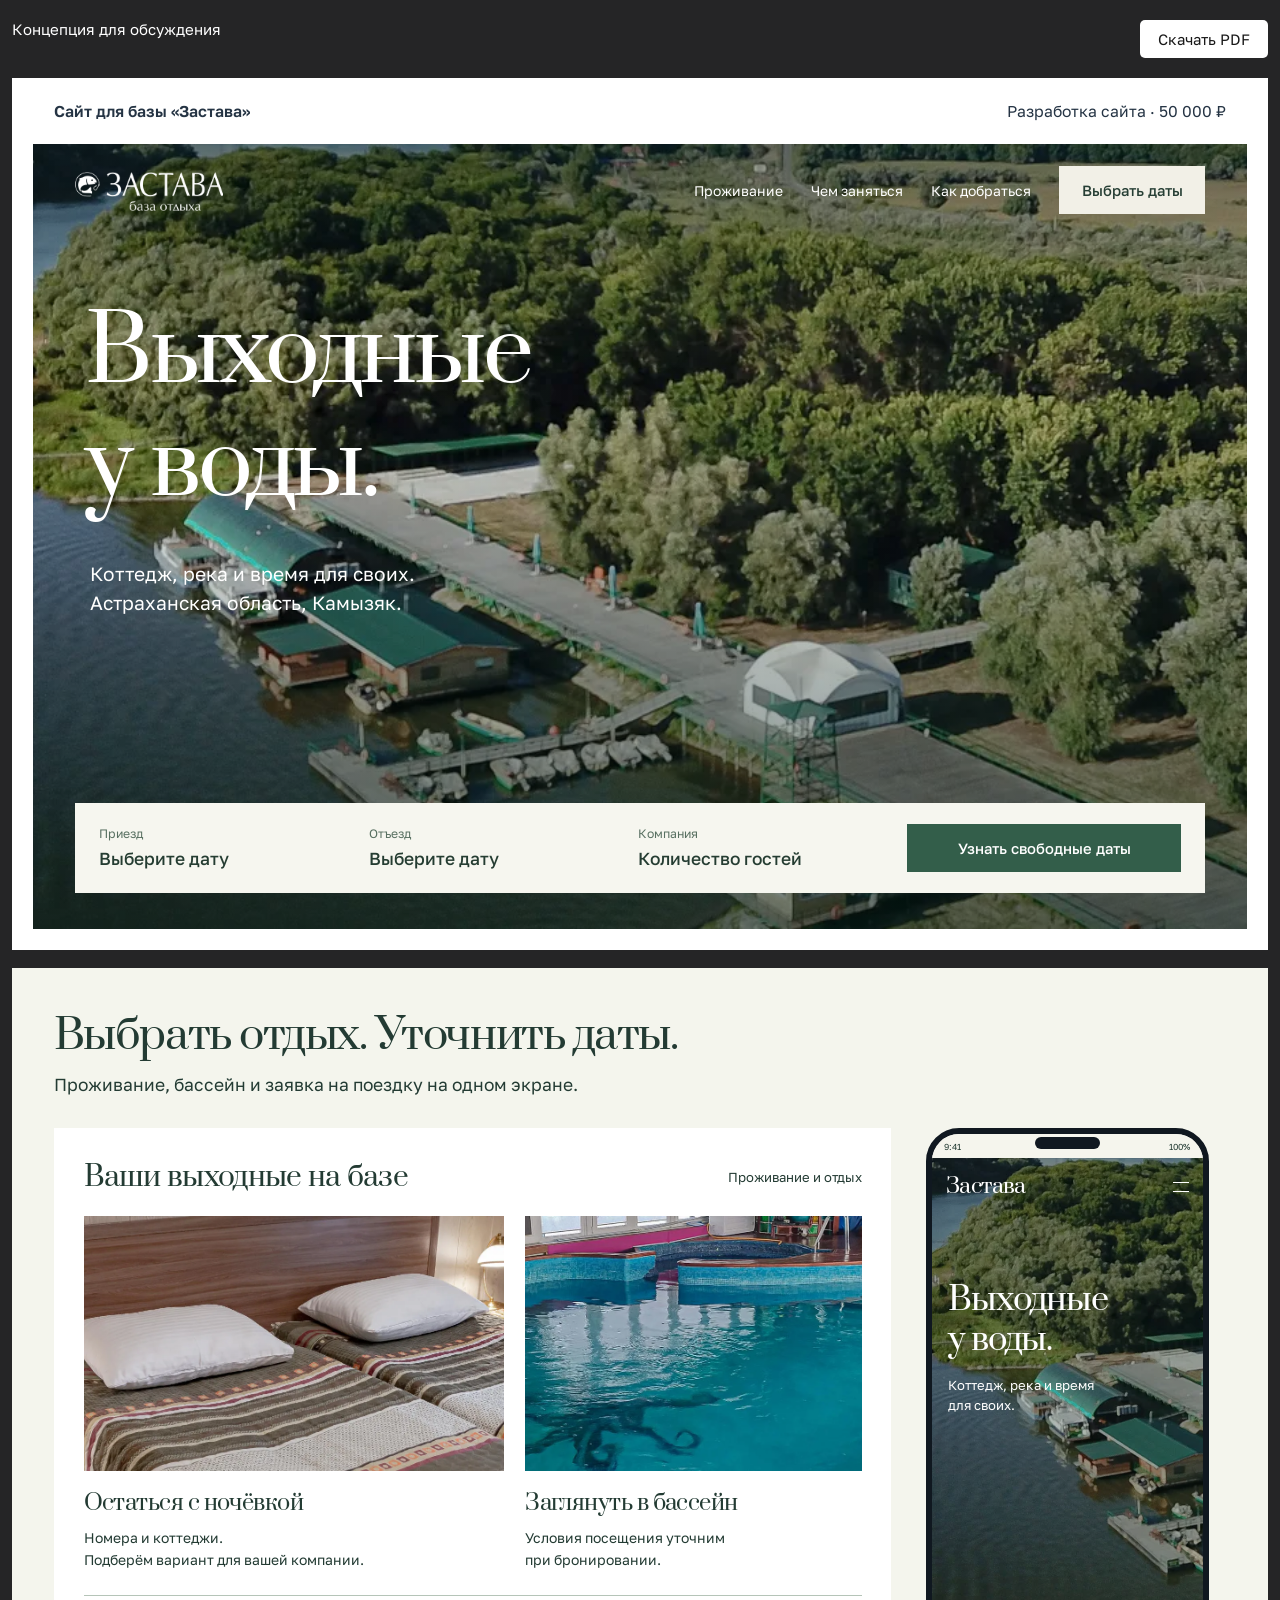
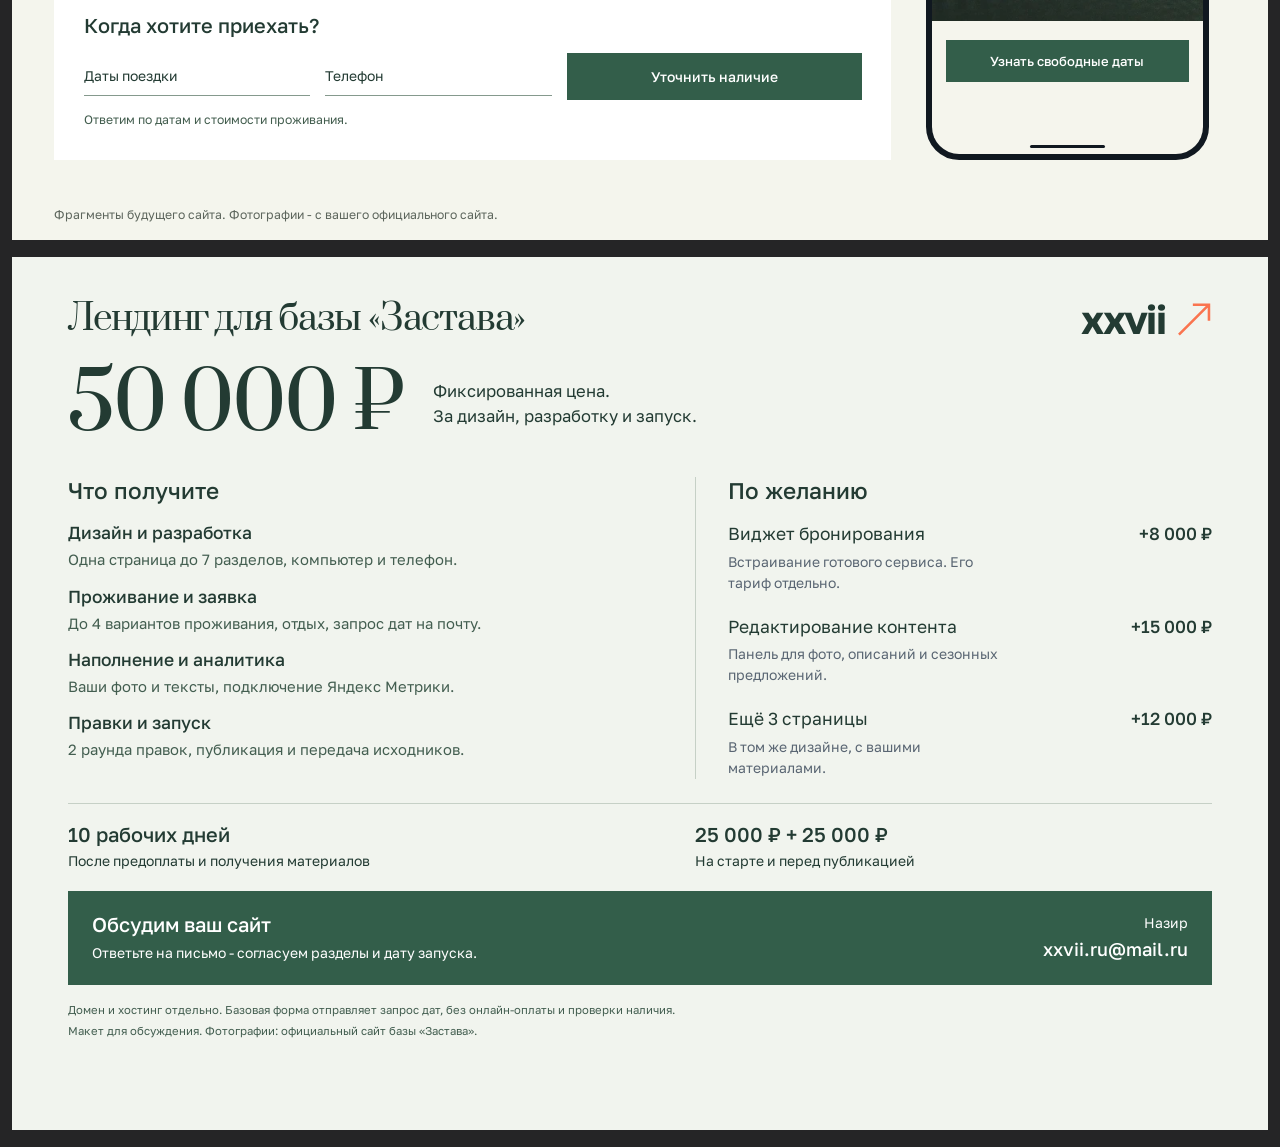
<file: proposals/review-50000/zastava.html>
<!doctype html><html lang="ru"><head><meta charset="UTF-8"><meta name="viewport" content="width=device-width,initial-scale=1"><title>Застава - предложение XXVII</title><link rel="stylesheet" href="proposal.css"></head><body class="zastava"><div class="viewer"><span>Концепция для обсуждения</span><a href="zastava-50000-v2.pdf">Скачать PDF</a></div><section class="sheet"><div class="sheet-top"><strong>Сайт для базы «Застава»</strong><span>Разработка сайта · 50 000 ₽</span></div><div class="site hero"><img class="scene" src="assets/zastava-scene-7.webp" alt="База Застава на берегу реки Камызяк"><div class="shade"></div><div class="site-nav"><img src="assets/zastava-logo.png" alt="Застава"><div class="links"><span>Проживание</span><span>Чем заняться</span><span>Как добраться</span><span class="action">Выбрать даты</span></div></div><h1>Выходные<br>у воды.</h1><p class="scene-copy">Коттедж, река и время для своих.<br>Астраханская область, Камызяк.</p><div class="stay-bar"><div><small>Приезд</small><strong>Выберите дату</strong></div><div><small>Отъезд</small><strong>Выберите дату</strong></div><div><small>Компания</small><strong>Количество гостей</strong></div><span class="action">Узнать свободные даты</span></div></div></section><section class="sheet second"><h2>Выбрать отдых. Уточнить даты.</h2><p class="intro">Проживание, бассейн и заявка на поездку на одном экране.</p><div class="screens"><div class="desktop-fragment"><div class="fragment-heading"><h3>Ваши выходные на базе</h3><span>Проживание и отдых</span></div><div class="stay-gallery"><div class="stay-main"><img src="assets/zastava-scene-1.webp" alt="Номер на базе Застава"><h3>Остаться с ночёвкой</h3><p>Номера и коттеджи.<br>Подберём вариант для вашей компании.</p></div><div class="stay-extra"><img src="assets/zastava-scene-4.webp" alt="Бассейн базы Застава"><h3>Заглянуть в бассейн</h3><p>Условия посещения уточним<br>при бронировании.</p></div></div><div class="stay-enquiry"><h3>Когда хотите приехать?</h3><div class="stay-enquiry-row"><span>Даты поездки</span><span>Телефон</span><span class="action">Уточнить наличие</span></div><p>Ответим по датам и стоимости проживания.</p></div></div><div class="phone"><div class="phone-content"><div class="phone-top"><span>9:41</span><span>100%</span></div><div class="phone-scene"><img src="assets/zastava-scene-7.webp" alt="Берег базы Застава"><div class="phone-nav"><div class="wordmark">Застава</div><i class="phone-menu"></i></div><h3>Выходные<br>у воды.</h3><p>Коттедж, река и время<br>для своих.</p></div><span class="action">Узнать свободные даты</span><div class="phone-bottom"></div></div></div></div><p class="proposal-note">Фрагменты будущего сайта. Фотографии - с вашего официального сайта.</p></section><section class="sheet price-sheet"><div class="price-heading"><h2>Лендинг для базы «Застава»</h2><div class="brand" aria-label="XXVII">xxvii<svg viewBox="0 0 50 50" aria-hidden="true"><path d="M4 46 45 5M23 5h22v22"/></svg></div></div><div class="price-line"><div class="price">50 000 ₽</div><p>Фиксированная цена.<br>За дизайн, разработку и запуск.</p></div><div class="commercial-grid"><div><h3>Что получите</h3><div class="scope-list"><div><b>Дизайн и разработка</b><span>Одна страница до 7 разделов, компьютер и телефон.</span></div><div><b>Проживание и заявка</b><span>До 4 вариантов проживания, отдых, запрос дат на почту.</span></div><div><b>Наполнение и аналитика</b><span>Ваши фото и тексты, подключение Яндекс Метрики.</span></div><div><b>Правки и запуск</b><span>2 раунда правок, публикация и передача исходников.</span></div></div></div><div class="options"><h3>По желанию</h3><div class="addons"><div class="addon"><div>Виджет бронирования<small>Встраивание готового сервиса. Его тариф отдельно.</small></div><b>+8 000 ₽</b></div><div class="addon"><div>Редактирование контента<small>Панель для фото, описаний и сезонных предложений.</small></div><b>+15 000 ₽</b></div><div class="addon"><div>Ещё 3 страницы<small>В том же дизайне, с вашими материалами.</small></div><b>+12 000 ₽</b></div></div></div></div><div class="terms"><div><b>10 рабочих дней</b><span>После предоплаты и получения материалов</span></div><div><b>25 000 ₽ + 25 000 ₽</b><span>На старте и перед публикацией</span></div></div><div class="close"><div><strong>Обсудим ваш сайт</strong><span>Ответьте на письмо - согласуем разделы и дату запуска.</span></div><a href="mailto:xxvii.ru@mail.ru">Назир<br><b>xxvii.ru@mail.ru</b></a></div><div class="fine-print"><p>Домен и хостинг отдельно. Базовая форма отправляет запрос дат, без онлайн-оплаты и проверки наличия.</p><p>Макет для обсуждения. Фотографии: <a href="https://baza-zastava.ru/">официальный сайт базы «Застава»</a>.</p></div></section><script>function fit(){document.querySelectorAll('.sheet').forEach(p=>p.style.zoom=Math.min(1,(innerWidth-24)/1440))}fit();addEventListener('resize',fit)</script></body></html>
</file>
<file: style.css>
@font-face{font-family:Golos;src:url('assets/golos-cyrillic.woff2') format('woff2');font-style:normal;font-weight:400 900;font-display:swap;unicode-range:U+301,U+400-45F,U+490-491,U+4B0-4B1,U+2116}@font-face{font-family:Golos;src:url('assets/golos-latin.woff2') format('woff2');font-style:normal;font-weight:400 900;font-display:swap;unicode-range:U+0-FF,U+131,U+152-153,U+2BB-2BC,U+2C6,U+2DA,U+2DC,U+304,U+308,U+329,U+2000-206F,U+20AC,U+2122,U+2191,U+2193,U+2212,U+2215,U+FEFF,U+FFFD}
:root{color-scheme:dark;--bg:#171717;--surface:#1e1b1a;--raised:#25211f;--ink:#f2efe9;--muted:#b6ada5;--line:#393330;--wine:#780e19;--wine-hi:#a3202f;--soft:#d8a397;--green:#b8c9ae}*{box-sizing:border-box}html{scroll-padding-top:90px;scrollbar-color:#554841 var(--bg)}body{margin:0;background:var(--bg);color:var(--ink);font:14px/1.6 Golos,sans-serif;font-synthesis:none}button,input,select,textarea{font:inherit}button,a,input,textarea,select{-webkit-tap-highlight-color:transparent}button{cursor:pointer}a{color:inherit;text-underline-offset:4px}button:focus-visible,a:focus-visible,input:focus-visible,textarea:focus-visible,summary:focus-visible,select:focus-visible{outline:2px solid var(--soft);outline-offset:4px}::selection{background:var(--wine-hi);color:white}button:disabled{opacity:.35;cursor:not-allowed}h1,h2,h3,p{margin-top:0}h1{font-size:32px;font-weight:550;letter-spacing:-.035em;line-height:1.2;margin-bottom:10px}h2{font-size:19px;font-weight:550;letter-spacing:-.02em;line-height:1.35}h3{font-size:16px;font-weight:550;line-height:1.45}p{color:var(--muted);max-width:78ch}b,strong{font-weight:550}small{font-size:12px}.skip-link{position:fixed;top:-100px;z-index:100;background:var(--ink);color:var(--bg);padding:10px}.skip-link:focus{top:10px}.sidebar{position:fixed;inset:0 auto 0 0;width:212px;background:#141313;border-right:1px solid var(--line);padding:28px 16px;display:flex;flex-direction:column}.logo{display:inline-flex;align-items:flex-start;width:max-content;text-decoration:none;font-size:40px;font-weight:600;letter-spacing:-.035em;line-height:1.03;margin:0 14px 14px}.logo sup{font-size:18px;line-height:1.4;color:var(--soft)}.workspace-name{font-size:11px;color:var(--muted);margin:0 14px 38px}.sidebar nav{display:grid;gap:6px}.sidebar nav button{text-align:left;border:0;border-radius:6px;background:transparent;color:var(--muted);padding:12px 14px;min-height:44px}.sidebar nav button:hover{background:var(--surface);color:var(--ink)}.sidebar nav button.active{background:#302321;color:var(--ink);box-shadow:inset 2px 0 var(--soft)}.side-bottom{margin-top:auto;padding:20px 14px 0}.side-bottom a{text-decoration:none;font-size:13px;display:flex;justify-content:space-between}.side-bottom p{font-size:12px;margin-top:12px;color:#928981}main{margin-left:212px}.topbar{height:74px;border-bottom:1px solid var(--line);display:flex;align-items:center;justify-content:space-between;padding:0 36px;gap:20px;background:var(--bg)}.topbar>span{font-weight:500}.topbar a{color:var(--muted);text-decoration:none;font-size:12px}.workspace-body{max-width:1300px;margin:auto;padding:32px 36px 0}.progress-line{display:flex;gap:18px;align-items:center;margin-bottom:30px;font-size:12px;color:var(--muted)}.track{height:3px;flex:1;background:var(--line);border-radius:2px;overflow:hidden}.track>div{height:100%;background:var(--soft)}body:not([data-view=plan]) .progress-line{display:none}#percent{min-width:30px;text-align:right}#view{min-height:65vh}.page-heading{display:flex;justify-content:space-between;align-items:center;gap:20px;margin-bottom:28px}.page-heading p{margin:0;font-size:14px}.btn,.copy{display:inline-flex;align-items:center;justify-content:center;min-height:42px;padding:10px 16px;border:1px solid #51453f;border-radius:7px;color:var(--ink);background:transparent;text-decoration:none;font-size:13px;font-weight:500;white-space:nowrap}.btn:hover,.copy:hover{background:var(--raised)}.btn.primary{background:var(--wine);border-color:var(--wine);color:#fff}.btn.primary:hover{background:var(--wine-hi)}.text-link{border:0;background:none;color:var(--soft);padding:6px 0;font-size:13px;text-decoration:none;cursor:pointer}.text-link:hover{text-decoration:underline}.section-head{display:flex;align-items:center;justify-content:space-between;gap:16px;margin-bottom:18px}.section-head h2,.section-head h3{margin:0}.status{display:inline-flex;align-items:center;width:max-content;padding:4px 9px;border-radius:4px;background:#332b27;color:#dfc7b9;font-size:11px;line-height:1.5;white-space:nowrap}.status-done{background:#273027;color:var(--green)}.overview-grid{display:grid;grid-template-columns:minmax(0,1fr) 290px;gap:24px}.next-action{background:var(--surface);border:1px solid var(--line);border-radius:12px;padding:26px}.next-action .section-head h2{font-size:13px;color:var(--muted)}.next-action>h3{font-size:27px;font-weight:500;letter-spacing:-.03em;margin:30px 0 14px;max-width:520px}.next-action>p{max-width:62ch;line-height:1.7;margin-bottom:24px}.action-links{display:flex;gap:22px;align-items:center}.fact-strip{display:flex;gap:26px;border-top:1px solid var(--line);margin-top:30px;padding-top:18px;font-size:12px;color:var(--muted)}.fact-strip b{color:var(--ink);font-size:16px;margin-right:5px}.finance-ledger{padding:24px 0 16px 6px}.finance-ledger h2{font-size:14px;font-weight:400;margin-bottom:18px;color:var(--muted)}.target-amount{font-size:36px;font-weight:500;letter-spacing:-.035em;line-height:1.3}.target-amount span{color:var(--soft);font-size:24px}.finance-ledger>p{font-size:12px;margin-bottom:24px}.finance-ledger dl{margin:0 0 16px}.finance-ledger dl>div{display:flex;justify-content:space-between;border-bottom:1px solid var(--line);padding:10px 0;gap:12px;font-size:12px}.finance-ledger dt{color:var(--muted)}.finance-ledger dd{margin:0;white-space:nowrap;font-variant-numeric:tabular-nums}.pipeline-line{display:flex;align-items:center;gap:28px;padding:22px 0;border-bottom:1px solid var(--line);margin-bottom:36px;font-size:12px}.pipeline-line>span{color:var(--muted)}.pipeline-line b{font-size:18px;font-variant-numeric:tabular-nums;white-space:nowrap}.pipeline-line small{font-size:12px;font-weight:400;color:var(--muted);margin-left:5px}.pipeline-line p{margin:0 0 0 auto;font-size:11px}.work-log{margin-bottom:36px}.work-row{display:grid;grid-template-columns:65px minmax(0,1fr) 115px 12px;align-items:center;gap:18px;border:0;border-top:1px solid var(--line);background:none;color:var(--ink);padding:18px 8px;width:100%;text-align:left}.work-row:last-child{border-bottom:1px solid var(--line)}.work-row:hover{background:var(--surface)}.work-row strong{display:block;font-size:14px}.work-row small{display:block;max-width:72ch;color:var(--muted);margin-top:5px;font-size:12px;line-height:1.6}.day-number{font-size:12px;color:var(--muted)}.materials{margin:36px 0 44px;scroll-margin-top:24px}.section-intro{line-height:1.7;color:var(--muted)}.job-list{border-top:1px solid var(--line);margin-bottom:18px}.job{border-bottom:1px solid var(--line)}.job>summary{display:flex;align-items:center;justify-content:space-between;padding:18px 0;gap:20px;cursor:pointer;list-style:none}.job strong{font-size:15px}.job small{display:block;color:var(--muted);margin-top:4px}.job-body{padding:8px 0 22px;max-width:780px}.job-body>a{color:var(--soft);font-size:13px}.details{border:1px solid var(--line);border-radius:7px;margin:12px 0;background:var(--surface)}.details>summary{padding:15px 18px;cursor:pointer;font-size:13px}.detail-body{padding:0 18px 18px;line-height:1.75;color:var(--muted)}.detail-body>span{display:block;white-space:pre-line}.detail-body .copy{margin-top:16px}.detail-body a{color:var(--soft)}.reference-grid{display:grid;grid-template-columns:1fr 1fr;gap:36px}.reference-grid>section{min-width:0}.case-row{display:grid;grid-template-columns:1fr 15px;text-decoration:none;padding:18px 0;border-top:1px solid var(--line);gap:7px 12px}.case-row strong{font-size:14px}.case-row span:first-of-type{grid-row:2;line-height:1.7;color:var(--muted);font-size:12px}.case-row span:last-of-type{grid-row:1;grid-column:2;color:var(--soft)}#report-archive>label{display:block;font-size:12px;color:var(--muted);margin-bottom:8px}input,textarea,select{background:#161413;border:1px solid #51453f;border-radius:6px;color:var(--ink);padding:11px 13px;max-width:100%;caret-color:var(--soft)}select{min-height:42px}textarea{resize:vertical;line-height:1.7}::placeholder{color:#a89b93}.schedule-note,.note-help{font-size:12px;color:var(--muted);line-height:1.7}.guidance{border-top:1px solid var(--line);padding:24px 0;margin-top:24px}.guidance h3{margin-bottom:12px}.guidance p{line-height:1.7}.guidance li{margin:10px 0;color:var(--muted)}#daily-checks h3{font-size:14px}#daily-checks p,#daily-checks summary{font-size:12px}#daily-checks a{color:var(--soft)}.month-nav{display:grid;grid-template-columns:repeat(15,minmax(0,1fr));gap:6px;margin:26px 0 32px;padding:16px;border:1px solid var(--line);border-radius:9px;background:var(--surface)}.day{height:38px;padding:0;border:1px solid transparent;border-radius:5px;background:none;color:var(--muted);font-size:12px;position:relative;font-variant-numeric:tabular-nums}.day:hover{background:var(--raised)}.day.done{background:#273027;color:var(--green)}.day.partial:after{content:'';position:absolute;bottom:4px;left:calc(50% - 2px);width:4px;height:4px;border-radius:50%;background:var(--soft)}.day.selected{border-color:var(--soft);color:var(--ink);background:#392824}.day-heading{display:flex;align-items:center;justify-content:space-between;gap:24px;margin-bottom:24px}.day-heading p{margin:0 0 7px;font-size:12px;color:var(--soft)}.day-heading h2{font-size:24px;margin:0;letter-spacing:-.03em}.time{font-size:12px;color:var(--muted);white-space:nowrap}.plan-workspace{display:grid;grid-template-columns:minmax(0,1.5fr) minmax(270px,1fr);gap:30px}.plan-workspace>*{min-width:0}.tasks{border-top:1px solid var(--line)}.task{display:flex;align-items:start;gap:15px;padding:22px 0;border-bottom:1px solid var(--line);cursor:pointer}.task input{margin:3px 0 0;width:19px;height:19px;flex:0 0 19px;accent-color:var(--wine-hi);cursor:pointer}.task b{font-size:15px}.task p{font-size:13px;line-height:1.7;margin:7px 0 0}.task.checked b{color:var(--green)}.task.checked input{accent-color:#52664b}.day-bottom{display:flex;justify-content:space-between;gap:12px;margin:24px 0 30px}.day-notebook{background:var(--surface);border:1px solid var(--line);border-radius:10px;padding:22px;align-self:start}.day-notebook h3{font-size:16px;margin-bottom:8px}.day-notebook>p{font-size:13px}.note-label{display:block;margin:24px 0 10px;font-size:12px;color:var(--muted)}#dayNotes{width:100%;min-height:285px;font-size:13px;padding:13px;border-color:var(--line);background:#191615}.note-help{margin-top:14px}.plain-count{font-size:12px;color:var(--muted);white-space:nowrap}.crm-tools{display:flex;align-items:end;gap:16px;margin:28px 0 22px}.crm-tools label{display:grid;gap:8px;font-size:12px;color:var(--muted)}.crm-tools label:first-child{flex:1;max-width:480px}.crm-tools input{width:100%}.crm-tools>.plain-count{margin-left:auto;padding-bottom:12px}.contact-columns,.contact>summary{display:grid;grid-template-columns:minmax(170px,1fr) minmax(180px,1.1fr) 110px 14px;align-items:center;gap:18px}.contact-columns{font-size:11px;color:var(--muted);padding:12px 12px;border-bottom:1px solid var(--line)}.contact{border-bottom:1px solid var(--line)}.contact>summary{cursor:pointer;list-style:none;padding:20px 12px}.contact>summary:hover{background:var(--surface)}summary::-webkit-details-marker{display:none}.contact-name b{font-size:14px;display:block}.contact-name small{color:var(--muted);display:block;font-size:11px;margin-top:5px}.contact-channel{color:var(--muted);font-size:12px;overflow-wrap:anywhere}.expand-sign{color:var(--soft)}.contact[open]>summary{background:var(--surface)}.contact[open] .expand-sign{transform:rotate(45deg)}.contact-body{display:grid;grid-template-columns:1fr 1.4fr;gap:30px;padding:24px;background:var(--surface)}.contact-body h3{font-size:14px}.contact-evidence p{font-size:13px}.contact-evidence a{font-size:12px;color:var(--soft)}.contact-message .detail-body{padding:0;font-size:13px}.contact-message .section-head{align-items:start}.empty{padding:32px 12px}.eyebrow,.side-label{display:none}#view>h2{font-size:30px;margin-bottom:12px}.filters{display:flex;gap:8px;margin:24px 0}.filter{background:transparent;border:1px solid var(--line);color:var(--muted);padding:8px 14px;border-radius:5px}.filter.active{background:#392824;color:var(--ink);border-color:var(--soft)}.cards{display:grid;grid-template-columns:repeat(2,minmax(0,1fr));gap:24px}.card{padding:24px;border:1px solid var(--line);border-radius:9px;background:var(--surface);min-width:0}.card h3{font-size:19px;margin:12px 0}.card p{font-size:13px;line-height:1.75}.card p>b{display:block;color:var(--ink);font-size:11px;font-weight:500;margin:16px 0 7px}.badge{font-size:11px;color:var(--soft)}.caution{border-top:1px solid var(--line);padding-top:12px}.card .detail-body{padding:0}.sources{margin-top:36px;border-top:1px solid var(--line);padding-top:24px;font-size:12px}.sources a{display:inline-block;color:var(--soft);margin:0 18px 10px 0}.stats{display:grid;grid-template-columns:repeat(4,minmax(0,1fr));gap:20px;margin:28px 0}.stat label{font-size:12px;display:block;color:var(--muted);margin-bottom:10px}.stat input{width:100%;font-size:24px;font-variant-numeric:tabular-nums}footer{display:flex;justify-content:space-between;gap:24px;align-items:center;border-top:1px solid var(--line);padding:24px 0;margin-top:48px;font-size:11px;color:#ac9f95}footer button{border:0;background:none;color:var(--soft);font-size:12px;padding:10px 0}#toast{position:fixed;bottom:24px;left:50%;transform:translateX(-50%);z-index:50;padding:12px 20px;border:1px solid #69574b;border-radius:7px;background:#352924;color:var(--ink);font-size:13px;opacity:0;pointer-events:none;max-width:90vw}#toast.visible{opacity:1}.loading{padding:40px 0}
@media(min-width:1650px){.workspace-body{padding-top:40px}.next-action{padding:30px}.overview-grid{grid-template-columns:minmax(0,1fr) 310px}}
@media(max-width:1150px){.sidebar{width:185px}.logo{font-size:36px}main{margin-left:185px}.workspace-body{padding:28px 24px 0}.topbar{padding:0 24px}.overview-grid{grid-template-columns:minmax(0,1fr) 240px;gap:24px}.next-action{padding:22px}.next-action>h3{font-size:24px}.pipeline-line{gap:20px;flex-wrap:wrap}.pipeline-line p{width:100%;margin:0}.plan-workspace{grid-template-columns:minmax(0,1fr)}.day-notebook{width:100%}#dayNotes{min-height:180px}.contact-columns,.contact>summary{grid-template-columns:minmax(150px,1fr) minmax(150px,1fr) 90px 12px;gap:12px}.contact-body{grid-template-columns:1fr}.reference-grid{gap:24px}}
@media(max-width:760px){.sidebar{position:static;width:100%;padding:18px 20px 0;border-right:0;border-bottom:1px solid var(--line)}.logo{font-size:32px;margin:0}.logo sup{font-size:14px}.workspace-name{margin:-26px 0 24px 100px;font-size:11px}.sidebar nav{display:flex;overflow-x:auto;gap:5px;padding:6px 0 12px}.sidebar nav button{flex-shrink:0;padding:9px 12px;min-height:40px;font-size:12px}.sidebar nav button.active{box-shadow:none;background:#392824}.side-bottom{display:none}main{margin:0}.topbar{height:54px;padding:0 20px;font-size:12px}.topbar a{font-size:11px}.workspace-body{padding:26px 20px 0}.page-heading{align-items:start;gap:16px;margin-bottom:24px}h1,#view>h2{font-size:27px}.page-heading p{font-size:12px}.page-heading>.btn{font-size:11px;padding:9px 11px;min-height:38px}.overview-grid{grid-template-columns:1fr;gap:20px}.next-action{padding:20px}.next-action>h3{margin-top:24px;font-size:25px}.next-action>p{font-size:13px}.action-links{gap:15px;flex-wrap:wrap}.fact-strip{gap:20px;flex-wrap:wrap}.finance-ledger{padding:20px;border:1px solid var(--line);border-radius:10px}.finance-ledger dl{margin-bottom:10px}.target-amount{font-size:32px}.finance-ledger>p{margin-bottom:16px}.pipeline-line{gap:18px;margin-bottom:28px;padding:20px 0}.pipeline-line>span{width:100%}.pipeline-line b{font-size:18px}.pipeline-line small{font-size:11px}.pipeline-line p{font-size:11px}.work-row{grid-template-columns:50px 1fr;gap:8px 12px;padding:18px 0}.work-row .status{grid-column:2;margin-top:4px}.work-row>span:last-child{display:none}.work-row strong{font-size:13px}.work-row small{font-size:12px}.section-head h2{font-size:17px}.reference-grid{grid-template-columns:1fr;gap:32px}.month-nav{grid-template-columns:repeat(10,minmax(0,1fr));padding:10px;gap:4px;margin:22px 0}.day{height:34px;font-size:11px}.day-heading{align-items:start}.day-heading h2{font-size:22px}.day-heading .time{font-size:11px}.plan-workspace{gap:24px}.task{padding:20px 0;gap:12px}.task b{font-size:14px}.task p{font-size:12px}.day-bottom .btn{font-size:12px;padding:9px 12px}.day-notebook{padding:18px}.progress-line{gap:12px;font-size:11px;margin-bottom:24px}.contact-columns{display:none}.contact>summary{grid-template-columns:minmax(0,1fr) 90px 12px;gap:8px;padding:18px 0}.contact-channel{grid-row:2;grid-column:1 / -1;font-size:12px}.contact-name small{display:none}.contact .status{font-size:10px}.contact-body{padding:20px 16px;gap:20px}.crm-tools{flex-wrap:wrap;gap:12px;margin-top:24px}.crm-tools label:first-child{width:100%;max-width:none;flex:auto}.crm-tools input{min-height:44px}.contact-message .section-head{flex-wrap:wrap;gap:8px}.cards{grid-template-columns:1fr;gap:18px}.card{padding:20px}.stats{grid-template-columns:1fr 1fr;gap:18px}.stat input{font-size:22px}.filters{flex-wrap:wrap}footer{align-items:start;font-size:10px;margin-top:36px}footer button{font-size:11px;max-width:120px;text-align:right}details .copy{white-space:normal}.plain-count{font-size:11px}.page-heading>.plain-count{padding-top:8px}.job strong{font-size:14px}.job small{font-size:11px}.schedule-note{font-size:11px}}
@media(prefers-reduced-motion:reduce){*{scroll-behavior:auto!important}}

/* Long outreach priorities stay inside the contact row on small screens. */
@media(max-width:760px){.contact>summary>.status{max-width:100%;white-space:normal;overflow-wrap:anywhere}.contact-name,.contact-channel,.contact-evidence{min-width:0;overflow-wrap:anywhere}}
@media(max-width:760px){.section-head{flex-wrap:wrap}.section-head>.status{max-width:100%;white-space:normal}}
</file>
<file: docs/style.css>
@font-face{font-family:Golos;src:url('assets/golos-cyrillic.woff2') format('woff2');font-style:normal;font-weight:400 900;font-display:swap;unicode-range:U+301,U+400-45F,U+490-491,U+4B0-4B1,U+2116}@font-face{font-family:Golos;src:url('assets/golos-latin.woff2') format('woff2');font-style:normal;font-weight:400 900;font-display:swap;unicode-range:U+0-FF,U+131,U+152-153,U+2BB-2BC,U+2C6,U+2DA,U+2DC,U+304,U+308,U+329,U+2000-206F,U+20AC,U+2122,U+2191,U+2193,U+2212,U+2215,U+FEFF,U+FFFD}
:root{color-scheme:dark;--bg:#171717;--surface:#1e1b1a;--raised:#25211f;--ink:#f2efe9;--muted:#b6ada5;--line:#393330;--wine:#780e19;--wine-hi:#a3202f;--soft:#d8a397;--green:#b8c9ae}*{box-sizing:border-box}html{scroll-padding-top:90px;scrollbar-color:#554841 var(--bg)}body{margin:0;background:var(--bg);color:var(--ink);font:14px/1.6 Golos,sans-serif;font-synthesis:none}button,input,select,textarea{font:inherit}button,a,input,textarea,select{-webkit-tap-highlight-color:transparent}button{cursor:pointer}a{color:inherit;text-underline-offset:4px}button:focus-visible,a:focus-visible,input:focus-visible,textarea:focus-visible,summary:focus-visible,select:focus-visible{outline:2px solid var(--soft);outline-offset:4px}::selection{background:var(--wine-hi);color:white}button:disabled{opacity:.35;cursor:not-allowed}h1,h2,h3,p{margin-top:0}h1{font-size:32px;font-weight:550;letter-spacing:-.035em;line-height:1.2;margin-bottom:10px}h2{font-size:19px;font-weight:550;letter-spacing:-.02em;line-height:1.35}h3{font-size:16px;font-weight:550;line-height:1.45}p{color:var(--muted);max-width:78ch}b,strong{font-weight:550}small{font-size:12px}.skip-link{position:fixed;top:-100px;z-index:100;background:var(--ink);color:var(--bg);padding:10px}.skip-link:focus{top:10px}.sidebar{position:fixed;inset:0 auto 0 0;width:212px;background:#141313;border-right:1px solid var(--line);padding:28px 16px;display:flex;flex-direction:column}.logo{display:inline-flex;align-items:flex-start;width:max-content;text-decoration:none;font-size:40px;font-weight:600;letter-spacing:-.035em;line-height:1.03;margin:0 14px 14px}.logo sup{font-size:18px;line-height:1.4;color:var(--soft)}.workspace-name{font-size:11px;color:var(--muted);margin:0 14px 38px}.sidebar nav{display:grid;gap:6px}.sidebar nav button{text-align:left;border:0;border-radius:6px;background:transparent;color:var(--muted);padding:12px 14px;min-height:44px}.sidebar nav button:hover{background:var(--surface);color:var(--ink)}.sidebar nav button.active{background:#302321;color:var(--ink);box-shadow:inset 2px 0 var(--soft)}.side-bottom{margin-top:auto;padding:20px 14px 0}.side-bottom a{text-decoration:none;font-size:13px;display:flex;justify-content:space-between}.side-bottom p{font-size:12px;margin-top:12px;color:#928981}main{margin-left:212px}.topbar{height:74px;border-bottom:1px solid var(--line);display:flex;align-items:center;justify-content:space-between;padding:0 36px;gap:20px;background:var(--bg)}.topbar>span{font-weight:500}.topbar a{color:var(--muted);text-decoration:none;font-size:12px}.workspace-body{max-width:1300px;margin:auto;padding:32px 36px 0}.progress-line{display:flex;gap:18px;align-items:center;margin-bottom:30px;font-size:12px;color:var(--muted)}.track{height:3px;flex:1;background:var(--line);border-radius:2px;overflow:hidden}.track>div{height:100%;background:var(--soft)}body:not([data-view=plan]) .progress-line{display:none}#percent{min-width:30px;text-align:right}#view{min-height:65vh}.page-heading{display:flex;justify-content:space-between;align-items:center;gap:20px;margin-bottom:28px}.page-heading p{margin:0;font-size:14px}.btn,.copy{display:inline-flex;align-items:center;justify-content:center;min-height:42px;padding:10px 16px;border:1px solid #51453f;border-radius:7px;color:var(--ink);background:transparent;text-decoration:none;font-size:13px;font-weight:500;white-space:nowrap}.btn:hover,.copy:hover{background:var(--raised)}.btn.primary{background:var(--wine);border-color:var(--wine);color:#fff}.btn.primary:hover{background:var(--wine-hi)}.text-link{border:0;background:none;color:var(--soft);padding:6px 0;font-size:13px;text-decoration:none;cursor:pointer}.text-link:hover{text-decoration:underline}.section-head{display:flex;align-items:center;justify-content:space-between;gap:16px;margin-bottom:18px}.section-head h2,.section-head h3{margin:0}.status{display:inline-flex;align-items:center;width:max-content;padding:4px 9px;border-radius:4px;background:#332b27;color:#dfc7b9;font-size:11px;line-height:1.5;white-space:nowrap}.status-done{background:#273027;color:var(--green)}.overview-grid{display:grid;grid-template-columns:minmax(0,1fr) 290px;gap:24px}.next-action{background:var(--surface);border:1px solid var(--line);border-radius:12px;padding:26px}.next-action .section-head h2{font-size:13px;color:var(--muted)}.next-action>h3{font-size:27px;font-weight:500;letter-spacing:-.03em;margin:30px 0 14px;max-width:520px}.next-action>p{max-width:62ch;line-height:1.7;margin-bottom:24px}.action-links{display:flex;gap:22px;align-items:center}.fact-strip{display:flex;gap:26px;border-top:1px solid var(--line);margin-top:30px;padding-top:18px;font-size:12px;color:var(--muted)}.fact-strip b{color:var(--ink);font-size:16px;margin-right:5px}.finance-ledger{padding:24px 0 16px 6px}.finance-ledger h2{font-size:14px;font-weight:400;margin-bottom:18px;color:var(--muted)}.target-amount{font-size:36px;font-weight:500;letter-spacing:-.035em;line-height:1.3}.target-amount span{color:var(--soft);font-size:24px}.finance-ledger>p{font-size:12px;margin-bottom:24px}.finance-ledger dl{margin:0 0 16px}.finance-ledger dl>div{display:flex;justify-content:space-between;border-bottom:1px solid var(--line);padding:10px 0;gap:12px;font-size:12px}.finance-ledger dt{color:var(--muted)}.finance-ledger dd{margin:0;white-space:nowrap;font-variant-numeric:tabular-nums}.pipeline-line{display:flex;align-items:center;gap:28px;padding:22px 0;border-bottom:1px solid var(--line);margin-bottom:36px;font-size:12px}.pipeline-line>span{color:var(--muted)}.pipeline-line b{font-size:18px;font-variant-numeric:tabular-nums;white-space:nowrap}.pipeline-line small{font-size:12px;font-weight:400;color:var(--muted);margin-left:5px}.pipeline-line p{margin:0 0 0 auto;font-size:11px}.work-log{margin-bottom:36px}.work-row{display:grid;grid-template-columns:65px minmax(0,1fr) 115px 12px;align-items:center;gap:18px;border:0;border-top:1px solid var(--line);background:none;color:var(--ink);padding:18px 8px;width:100%;text-align:left}.work-row:last-child{border-bottom:1px solid var(--line)}.work-row:hover{background:var(--surface)}.work-row strong{display:block;font-size:14px}.work-row small{display:block;max-width:72ch;color:var(--muted);margin-top:5px;font-size:12px;line-height:1.6}.day-number{font-size:12px;color:var(--muted)}.materials{margin:36px 0 44px;scroll-margin-top:24px}.section-intro{line-height:1.7;color:var(--muted)}.job-list{border-top:1px solid var(--line);margin-bottom:18px}.job{border-bottom:1px solid var(--line)}.job>summary{display:flex;align-items:center;justify-content:space-between;padding:18px 0;gap:20px;cursor:pointer;list-style:none}.job strong{font-size:15px}.job small{display:block;color:var(--muted);margin-top:4px}.job-body{padding:8px 0 22px;max-width:780px}.job-body>a{color:var(--soft);font-size:13px}.details{border:1px solid var(--line);border-radius:7px;margin:12px 0;background:var(--surface)}.details>summary{padding:15px 18px;cursor:pointer;font-size:13px}.detail-body{padding:0 18px 18px;line-height:1.75;color:var(--muted)}.detail-body>span{display:block;white-space:pre-line}.detail-body .copy{margin-top:16px}.detail-body a{color:var(--soft)}.reference-grid{display:grid;grid-template-columns:1fr 1fr;gap:36px}.reference-grid>section{min-width:0}.case-row{display:grid;grid-template-columns:1fr 15px;text-decoration:none;padding:18px 0;border-top:1px solid var(--line);gap:7px 12px}.case-row strong{font-size:14px}.case-row span:first-of-type{grid-row:2;line-height:1.7;color:var(--muted);font-size:12px}.case-row span:last-of-type{grid-row:1;grid-column:2;color:var(--soft)}#report-archive>label{display:block;font-size:12px;color:var(--muted);margin-bottom:8px}input,textarea,select{background:#161413;border:1px solid #51453f;border-radius:6px;color:var(--ink);padding:11px 13px;max-width:100%;caret-color:var(--soft)}select{min-height:42px}textarea{resize:vertical;line-height:1.7}::placeholder{color:#a89b93}.schedule-note,.note-help{font-size:12px;color:var(--muted);line-height:1.7}.guidance{border-top:1px solid var(--line);padding:24px 0;margin-top:24px}.guidance h3{margin-bottom:12px}.guidance p{line-height:1.7}.guidance li{margin:10px 0;color:var(--muted)}#daily-checks h3{font-size:14px}#daily-checks p,#daily-checks summary{font-size:12px}#daily-checks a{color:var(--soft)}.month-nav{display:grid;grid-template-columns:repeat(15,minmax(0,1fr));gap:6px;margin:26px 0 32px;padding:16px;border:1px solid var(--line);border-radius:9px;background:var(--surface)}.day{height:38px;padding:0;border:1px solid transparent;border-radius:5px;background:none;color:var(--muted);font-size:12px;position:relative;font-variant-numeric:tabular-nums}.day:hover{background:var(--raised)}.day.done{background:#273027;color:var(--green)}.day.partial:after{content:'';position:absolute;bottom:4px;left:calc(50% - 2px);width:4px;height:4px;border-radius:50%;background:var(--soft)}.day.selected{border-color:var(--soft);color:var(--ink);background:#392824}.day-heading{display:flex;align-items:center;justify-content:space-between;gap:24px;margin-bottom:24px}.day-heading p{margin:0 0 7px;font-size:12px;color:var(--soft)}.day-heading h2{font-size:24px;margin:0;letter-spacing:-.03em}.time{font-size:12px;color:var(--muted);white-space:nowrap}.plan-workspace{display:grid;grid-template-columns:minmax(0,1.5fr) minmax(270px,1fr);gap:30px}.plan-workspace>*{min-width:0}.tasks{border-top:1px solid var(--line)}.task{display:flex;align-items:start;gap:15px;padding:22px 0;border-bottom:1px solid var(--line);cursor:pointer}.task input{margin:3px 0 0;width:19px;height:19px;flex:0 0 19px;accent-color:var(--wine-hi);cursor:pointer}.task b{font-size:15px}.task p{font-size:13px;line-height:1.7;margin:7px 0 0}.task.checked b{color:var(--green)}.task.checked input{accent-color:#52664b}.day-bottom{display:flex;justify-content:space-between;gap:12px;margin:24px 0 30px}.day-notebook{background:var(--surface);border:1px solid var(--line);border-radius:10px;padding:22px;align-self:start}.day-notebook h3{font-size:16px;margin-bottom:8px}.day-notebook>p{font-size:13px}.note-label{display:block;margin:24px 0 10px;font-size:12px;color:var(--muted)}#dayNotes{width:100%;min-height:285px;font-size:13px;padding:13px;border-color:var(--line);background:#191615}.note-help{margin-top:14px}.plain-count{font-size:12px;color:var(--muted);white-space:nowrap}.crm-tools{display:flex;align-items:end;gap:16px;margin:28px 0 22px}.crm-tools label{display:grid;gap:8px;font-size:12px;color:var(--muted)}.crm-tools label:first-child{flex:1;max-width:480px}.crm-tools input{width:100%}.crm-tools>.plain-count{margin-left:auto;padding-bottom:12px}.contact-columns,.contact>summary{display:grid;grid-template-columns:minmax(170px,1fr) minmax(180px,1.1fr) 110px 14px;align-items:center;gap:18px}.contact-columns{font-size:11px;color:var(--muted);padding:12px 12px;border-bottom:1px solid var(--line)}.contact{border-bottom:1px solid var(--line)}.contact>summary{cursor:pointer;list-style:none;padding:20px 12px}.contact>summary:hover{background:var(--surface)}summary::-webkit-details-marker{display:none}.contact-name b{font-size:14px;display:block}.contact-name small{color:var(--muted);display:block;font-size:11px;margin-top:5px}.contact-channel{color:var(--muted);font-size:12px;overflow-wrap:anywhere}.expand-sign{color:var(--soft)}.contact[open]>summary{background:var(--surface)}.contact[open] .expand-sign{transform:rotate(45deg)}.contact-body{display:grid;grid-template-columns:1fr 1.4fr;gap:30px;padding:24px;background:var(--surface)}.contact-body h3{font-size:14px}.contact-evidence p{font-size:13px}.contact-evidence a{font-size:12px;color:var(--soft)}.contact-message .detail-body{padding:0;font-size:13px}.contact-message .section-head{align-items:start}.empty{padding:32px 12px}.eyebrow,.side-label{display:none}#view>h2{font-size:30px;margin-bottom:12px}.filters{display:flex;gap:8px;margin:24px 0}.filter{background:transparent;border:1px solid var(--line);color:var(--muted);padding:8px 14px;border-radius:5px}.filter.active{background:#392824;color:var(--ink);border-color:var(--soft)}.cards{display:grid;grid-template-columns:repeat(2,minmax(0,1fr));gap:24px}.card{padding:24px;border:1px solid var(--line);border-radius:9px;background:var(--surface);min-width:0}.card h3{font-size:19px;margin:12px 0}.card p{font-size:13px;line-height:1.75}.card p>b{display:block;color:var(--ink);font-size:11px;font-weight:500;margin:16px 0 7px}.badge{font-size:11px;color:var(--soft)}.caution{border-top:1px solid var(--line);padding-top:12px}.card .detail-body{padding:0}.sources{margin-top:36px;border-top:1px solid var(--line);padding-top:24px;font-size:12px}.sources a{display:inline-block;color:var(--soft);margin:0 18px 10px 0}.stats{display:grid;grid-template-columns:repeat(4,minmax(0,1fr));gap:20px;margin:28px 0}.stat label{font-size:12px;display:block;color:var(--muted);margin-bottom:10px}.stat input{width:100%;font-size:24px;font-variant-numeric:tabular-nums}footer{display:flex;justify-content:space-between;gap:24px;align-items:center;border-top:1px solid var(--line);padding:24px 0;margin-top:48px;font-size:11px;color:#ac9f95}footer button{border:0;background:none;color:var(--soft);font-size:12px;padding:10px 0}#toast{position:fixed;bottom:24px;left:50%;transform:translateX(-50%);z-index:50;padding:12px 20px;border:1px solid #69574b;border-radius:7px;background:#352924;color:var(--ink);font-size:13px;opacity:0;pointer-events:none;max-width:90vw}#toast.visible{opacity:1}.loading{padding:40px 0}
@media(min-width:1650px){.workspace-body{padding-top:40px}.next-action{padding:30px}.overview-grid{grid-template-columns:minmax(0,1fr) 310px}}
@media(max-width:1150px){.sidebar{width:185px}.logo{font-size:36px}main{margin-left:185px}.workspace-body{padding:28px 24px 0}.topbar{padding:0 24px}.overview-grid{grid-template-columns:minmax(0,1fr) 240px;gap:24px}.next-action{padding:22px}.next-action>h3{font-size:24px}.pipeline-line{gap:20px;flex-wrap:wrap}.pipeline-line p{width:100%;margin:0}.plan-workspace{grid-template-columns:minmax(0,1fr)}.day-notebook{width:100%}#dayNotes{min-height:180px}.contact-columns,.contact>summary{grid-template-columns:minmax(150px,1fr) minmax(150px,1fr) 90px 12px;gap:12px}.contact-body{grid-template-columns:1fr}.reference-grid{gap:24px}}
@media(max-width:760px){.sidebar{position:static;width:100%;padding:18px 20px 0;border-right:0;border-bottom:1px solid var(--line)}.logo{font-size:32px;margin:0}.logo sup{font-size:14px}.workspace-name{margin:-26px 0 24px 100px;font-size:11px}.sidebar nav{display:flex;overflow-x:auto;gap:5px;padding:6px 0 12px}.sidebar nav button{flex-shrink:0;padding:9px 12px;min-height:40px;font-size:12px}.sidebar nav button.active{box-shadow:none;background:#392824}.side-bottom{display:none}main{margin:0}.topbar{height:54px;padding:0 20px;font-size:12px}.topbar a{font-size:11px}.workspace-body{padding:26px 20px 0}.page-heading{align-items:start;gap:16px;margin-bottom:24px}h1,#view>h2{font-size:27px}.page-heading p{font-size:12px}.page-heading>.btn{font-size:11px;padding:9px 11px;min-height:38px}.overview-grid{grid-template-columns:1fr;gap:20px}.next-action{padding:20px}.next-action>h3{margin-top:24px;font-size:25px}.next-action>p{font-size:13px}.action-links{gap:15px;flex-wrap:wrap}.fact-strip{gap:20px;flex-wrap:wrap}.finance-ledger{padding:20px;border:1px solid var(--line);border-radius:10px}.finance-ledger dl{margin-bottom:10px}.target-amount{font-size:32px}.finance-ledger>p{margin-bottom:16px}.pipeline-line{gap:18px;margin-bottom:28px;padding:20px 0}.pipeline-line>span{width:100%}.pipeline-line b{font-size:18px}.pipeline-line small{font-size:11px}.pipeline-line p{font-size:11px}.work-row{grid-template-columns:50px 1fr;gap:8px 12px;padding:18px 0}.work-row .status{grid-column:2;margin-top:4px}.work-row>span:last-child{display:none}.work-row strong{font-size:13px}.work-row small{font-size:12px}.section-head h2{font-size:17px}.reference-grid{grid-template-columns:1fr;gap:32px}.month-nav{grid-template-columns:repeat(10,minmax(0,1fr));padding:10px;gap:4px;margin:22px 0}.day{height:34px;font-size:11px}.day-heading{align-items:start}.day-heading h2{font-size:22px}.day-heading .time{font-size:11px}.plan-workspace{gap:24px}.task{padding:20px 0;gap:12px}.task b{font-size:14px}.task p{font-size:12px}.day-bottom .btn{font-size:12px;padding:9px 12px}.day-notebook{padding:18px}.progress-line{gap:12px;font-size:11px;margin-bottom:24px}.contact-columns{display:none}.contact>summary{grid-template-columns:minmax(0,1fr) 90px 12px;gap:8px;padding:18px 0}.contact-channel{grid-row:2;grid-column:1 / -1;font-size:12px}.contact-name small{display:none}.contact .status{font-size:10px}.contact-body{padding:20px 16px;gap:20px}.crm-tools{flex-wrap:wrap;gap:12px;margin-top:24px}.crm-tools label:first-child{width:100%;max-width:none;flex:auto}.crm-tools input{min-height:44px}.contact-message .section-head{flex-wrap:wrap;gap:8px}.cards{grid-template-columns:1fr;gap:18px}.card{padding:20px}.stats{grid-template-columns:1fr 1fr;gap:18px}.stat input{font-size:22px}.filters{flex-wrap:wrap}footer{align-items:start;font-size:10px;margin-top:36px}footer button{font-size:11px;max-width:120px;text-align:right}details .copy{white-space:normal}.plain-count{font-size:11px}.page-heading>.plain-count{padding-top:8px}.job strong{font-size:14px}.job small{font-size:11px}.schedule-note{font-size:11px}}
@media(prefers-reduced-motion:reduce){*{scroll-behavior:auto!important}}

/* Long outreach priorities stay inside the contact row on small screens. */
@media(max-width:760px){.contact>summary>.status{max-width:100%;white-space:normal;overflow-wrap:anywhere}.contact-name,.contact-channel,.contact-evidence{min-width:0;overflow-wrap:anywhere}}
@media(max-width:760px){.section-head{flex-wrap:wrap}.section-head>.status{max-width:100%;white-space:normal}}
</file>
<file: proposals/lesostil/proposal.css>
@font-face{font-family:Golos;src:url('../../assets/golos-cyrillic.woff2') format('woff2');font-weight:400 900;font-display:swap;unicode-range:U+0400-045F,U+0490-0491,U+04B0-04B1,U+2116}
@font-face{font-family:Golos;src:url('../../assets/golos-latin.woff2') format('woff2');font-weight:400 900;font-display:swap}
:root{--paper:#edece7;--ink:#30372c;--white:#fff;--deep:#303b2e;--muted:#555d50;--pad:clamp(20px,3.33vw,64px);--small:14px;--body:16px;--heading:clamp(32px,4.6vw,66px)}
*{box-sizing:border-box}html{scroll-behavior:auto;scroll-padding-top:20px}body{margin:0;font-family:Golos,sans-serif;background:var(--paper);color:var(--ink);font-size:var(--body);line-height:1.5}h1,h2,h3,p{margin:0}h2,h3{font-weight:450;letter-spacing:-.035em;line-height:1.05}h2{font-size:var(--heading)}h3{font-size:24px}a{color:inherit;text-decoration:none;text-underline-offset:5px}a:hover{text-decoration:underline}button{font:inherit;cursor:pointer}a:focus-visible,button:focus-visible,summary:focus-visible{outline:3px solid #976032;outline-offset:5px}::selection{background:#ccd2b5;color:var(--ink)}svg{width:24px;height:24px;fill:none;stroke:currentColor;stroke-width:1.5;flex-shrink:0}main{max-width:1920px;margin:auto}.proposal-bar{height:56px;display:flex;align-items:center;justify-content:space-between;padding:0 var(--pad);gap:20px;background:var(--white);font-size:var(--small)}.xxvii{display:flex;align-items:center;font-size:30px;font-weight:750;letter-spacing:-.04em;line-height:1}.xxvii span{font-weight:400;color:#fa6943;margin-left:8px}.site-top{padding:26px var(--pad) 12px;display:flex;justify-content:space-between;align-items:center;gap:20px}.site-top nav{display:flex;gap:30px}.wordmark{font-weight:500;font-size:clamp(64px,16.3vw,312px);letter-spacing:-.04em;line-height:.98;padding:0 var(--pad) 24px;white-space:nowrap}.hero{height:clamp(480px,43vw,740px);position:relative;isolation:isolate;color:var(--white);overflow:hidden}.hero>img{width:100%;height:100%;object-fit:cover;object-position:center 55%;display:block}.hero:after{content:'';position:absolute;inset:35% 0 0;background:linear-gradient(transparent,rgba(0,0,0,.64));z-index:0;pointer-events:none}.hero-content{position:absolute;left:var(--pad);bottom:44px;z-index:1}.hero-content h2{font-size:clamp(32px,3.7vw,54px)}.button{min-height:52px;padding:15px 22px;display:inline-flex;align-items:center;justify-content:space-between;gap:32px;font-size:16px}.button:hover{text-decoration:none}.light{background:var(--paper);color:var(--ink);margin-top:24px}.light:hover{background:var(--white)}.dark{background:var(--deep);color:var(--white);margin-top:28px}.dark:hover{background:#46543e}.hero-location{position:absolute;right:var(--pad);bottom:46px;z-index:1}.image-note{padding:14px var(--pad);font-size:var(--small);color:var(--muted)}.pieces{padding:90px var(--pad) 80px}.pieces-head{display:flex;justify-content:space-between;align-items:flex-end;gap:28px;margin-bottom:36px}.switcher{display:flex;gap:8px}.switcher button{padding:14px 23px;background:transparent;color:var(--ink);border:0;border-radius:0;font-size:18px;min-height:52px}.switcher button[aria-pressed=true]{background:var(--ink);color:var(--paper)}.switcher button[aria-pressed=false]:hover{background:#daddd0}.product-stage{height:clamp(420px,52vw,720px);position:relative;overflow:hidden;background:#d5cebf}.product-stage>img{display:block;width:100%;height:100%;object-fit:cover}.detail-link{position:absolute;bottom:24px;right:24px;display:flex;align-items:center;gap:20px;padding:14px 18px;background:var(--paper);min-height:52px}.product-caption{display:flex;justify-content:space-between;gap:20px;margin-top:22px;align-items:baseline}.mobile-showcase{position:relative;isolation:isolate;min-height:790px;background:var(--deep);color:var(--paper);padding:70px var(--pad);overflow:hidden}.mobile-heading{position:relative;z-index:2;width:46%}.mobile-heading p{margin-top:28px}.mobile-detail{position:absolute;left:var(--pad);bottom:70px;width:49%;height:370px;overflow:hidden}.mobile-detail img{width:100%;height:100%;object-fit:cover;object-position:50% 60%;transform:scale(1.7);transform-origin:50% 62%}.phone{position:absolute;right:13%;top:60px;width:330px;border:9px solid #1c211a;border-radius:48px;padding:5px;background:#1c211a;color:var(--ink);transform:rotate(5deg)}.phone-screen{border-radius:33px;overflow:hidden;background:var(--paper)}.phone-nav{padding:20px 18px 10px;display:flex;justify-content:space-between;align-items:center;font-size:13px}.phone-brand{font-size:43px;line-height:1.1;letter-spacing:-.04em;padding:5px 15px 18px;font-weight:500}.phone-picture{position:relative;height:320px;color:var(--white)}.phone-picture>img{width:100%;height:100%;object-fit:cover;object-position:45% center}.phone-picture:after{content:'';position:absolute;inset:40% 0 0;background:linear-gradient(transparent,rgba(0,0,0,.65));pointer-events:none}.phone-picture>div{position:absolute;z-index:1;bottom:20px;left:18px;right:18px}.phone-picture strong{font-size:24px;letter-spacing:-.03em;font-weight:450;line-height:1.1;display:block}.phone-action{font-size:13px;display:inline-block;background:var(--paper);color:var(--ink);padding:12px;margin-top:16px}.phone-products{padding:22px 18px 18px}.phone-products b{font-size:16px;font-weight:500}.phone-products img{display:block;width:100%;height:116px;object-fit:cover;margin-top:14px}.offer{padding:85px var(--pad) 28px}.offer-main{display:flex;justify-content:space-between;align-items:flex-end;gap:40px}.offer-main h2{font-size:clamp(40px,5.6vw,80px)}.offer-details{padding-right:6vw}.scope{margin-top:42px;max-width:680px}.scope summary{cursor:pointer;padding:10px 0;min-height:44px}.scope p{padding:14px 0 24px}.offer footer{display:flex;justify-content:space-between;align-items:baseline;gap:24px;margin-top:35px;font-size:var(--small)}.offer footer a{text-decoration:underline}.offer footer p{color:var(--muted)}
@media(min-width:1600px){.mobile-showcase{min-height:900px}.phone{right:18%;top:90px;width:360px}.phone-brand{font-size:48px}.phone-picture{height:360px}.mobile-detail{height:440px}}
@media(max-width:900px){.site-top nav{gap:18px}.site-top nav a:nth-child(2){display:none}.wordmark{font-size:15.7vw}.hero-location{display:none}.mobile-showcase{min-height:760px}.phone{right:6%;width:300px;top:70px}.phone-brand{font-size:38px}.mobile-detail{width:42%;height:300px;bottom:60px}.mobile-heading{width:47%}.offer-details{padding:0}.offer-main h2{font-size:48px}.product-caption h3{font-size:22px}}
@media(max-width:600px){.proposal-bar{height:52px;gap:12px;font-size:13px}.proposal-bar>span{max-width:170px;line-height:1.25}.xxvii{font-size:26px}.proposal-bar>a:last-child{display:none}.site-top{padding-top:22px;font-size:13px}.site-top nav a:not(:first-child){display:none}.wordmark{padding-top:8px;padding-bottom:20px;font-size:15.3vw;letter-spacing:-.04em}.hero{height:490px}.hero>img{object-position:45% center}.hero-content{bottom:28px}.hero-content h2{font-size:32px}.button{gap:24px;padding:14px 18px}.image-note{font-size:13px;line-height:1.45;padding-top:14px;padding-bottom:0}.pieces{padding-top:60px;padding-bottom:48px}.pieces-head{align-items:flex-start;flex-direction:column;gap:24px;margin-bottom:20px}.pieces-head h2{font-size:36px}.switcher{width:100%}.switcher button{flex:1;font-size:16px}.product-stage{height:430px}.product-stage>img{object-position:48% center}.detail-link{bottom:16px;right:16px;padding:12px 14px;font-size:14px;gap:12px}.product-caption{display:block;margin-top:18px}.product-caption p{margin-top:8px}.mobile-showcase{padding-top:44px;min-height:970px}.mobile-heading{width:100%}.mobile-heading h2{font-size:36px}.mobile-heading p{margin-top:18px}.mobile-detail{width:calc(100% - 40px);height:380px;left:20px;bottom:75px}.phone{width:280px;right:calc(50% - 140px);top:290px;transform:rotate(4deg);border-width:7px;border-radius:40px}.phone-screen{border-radius:28px}.phone-brand{font-size:36px;padding-left:14px;padding-right:14px}.phone-picture{height:295px}.phone-nav{padding-top:16px}.phone-products{padding:18px 14px 14px}.phone-products img{height:90px;margin-top:10px}.offer{padding-top:50px}.offer-main{display:block}.offer-main h2{font-size:45px}.offer-details{margin-top:25px}.offer-details p br{display:none}.offer-details p{max-width:310px}.dark{margin-top:24px}.scope{margin-top:25px}.offer footer{display:block;margin-top:28px}.offer footer a{display:inline-block;margin-top:18px;min-height:44px}}
@page{size:A4 landscape;margin:0}
@media print{body{-webkit-print-color-adjust:exact;print-color-adjust:exact}.proposal-bar{height:12mm;padding:0 12mm}.proposal-bar>span{font-size:11px}.proposal-bar>a:last-child{display:none}.first-sheet{height:198mm;page-break-after:always;overflow:hidden}.site-top{padding:5mm 12mm 2mm;font-size:12px}.site-top nav{display:none}.wordmark{font-size:150px;padding:0 12mm 5mm;line-height:1}.hero{height:124mm}.hero-content{left:12mm;bottom:9mm}.hero-content h2{font-size:38px}.hero-location{font-size:13px}.button{min-height:40px;padding:10px 16px;font-size:13px}.image-note{font-size:10px;padding:3mm 12mm}.pieces{padding:10mm 12mm 6mm;height:210mm;page-break-after:always;overflow:hidden}.pieces-head{margin-bottom:5mm}.pieces-head h2{font-size:40px}.switcher button{font-size:16px;padding:8px 20px;min-height:40px}.product-stage{height:143mm}.product-caption{margin-top:4mm}.product-caption h3{font-size:22px}.product-caption p{font-size:13px}.detail-link{display:none}.mobile-showcase{height:140mm;min-height:0;padding:12mm;background:var(--deep)}.mobile-heading h2{font-size:40px}.mobile-heading p{font-size:15px;margin-top:6mm}.mobile-detail{left:12mm;bottom:10mm;width:47%;height:62mm}.phone{right:17%;top:6mm;width:230px;border-width:6px;border-radius:34px;padding:3px}.phone-screen{border-radius:25px}.phone-brand{font-size:31px;padding:2px 12px 12px}.phone-nav{font-size:11px;padding:10px 12px 4px}.phone-picture{height:220px}.phone-picture strong{font-size:20px}.phone-action{font-size:10px;padding:8px;margin-top:12px}.phone-products{padding:12px}.phone-products b{font-size:13px}.phone-products img{height:70px;margin-top:8px}.offer{height:70mm;padding:8mm 12mm;overflow:hidden}.offer-main h2{font-size:40px}.offer-details{padding:0}.offer-details p{font-size:13px}.dark{margin-top:12px}.scope{display:none}.offer footer{margin-top:6mm;font-size:11px}.offer footer a{display:none}.offer-details a:after{content:' · @xxviiexe';font-size:11px}.offer-details svg{display:none}}
</file>
<file: proposals/review-50000/proposal.css>
@font-face{font-family:Golos;src:url(assets/golos-400.ttf) format("truetype");font-weight:400;}
@font-face{font-family:Golos;src:url(assets/golos-500.ttf) format("truetype");font-weight:500;}
@font-face{font-family:Golos;src:url(assets/golos-600.ttf) format("truetype");font-weight:600;}
@font-face{font-family:Golos;src:url(assets/golos-700.ttf) format("truetype");font-weight:700;}



@font-face{font-family:Prata;src:url('assets/prata.ttf') format('truetype');font-weight:400}
*{box-sizing:border-box}body{margin:0;background:#252526;color:#172337;font-family:Golos,sans-serif;font-synthesis:none}a{color:inherit}h1,h2,h3,p{margin:0}button{font:inherit}.viewer{max-width:1440px;margin:20px auto;display:flex;justify-content:space-between;color:#fff;padding:0 12px;font-size:15px}.viewer a{padding:10px 18px;background:#fff;color:#181818;border-radius:5px;text-decoration:none}.sheet{width:1440px;height:1000px;margin:20px auto;overflow:hidden;position:relative;background:white;break-after:page}.sheet:last-child{break-after:auto}.sheet-top{height:76px;display:flex;align-items:center;justify-content:space-between;padding:0 48px;background:#fff;color:#253444;font-size:18px}.sheet-top strong{font-weight:550}.site{position:relative;margin:0 24px 24px;height:900px;overflow:hidden}.site-nav{height:100px;display:flex;align-items:center;justify-content:space-between;padding:0 48px;font-size:16px}.site-nav .links{display:flex;align-items:center;gap:32px}.wordmark{font-size:25px;line-height:1.05;font-weight:700;letter-spacing:-.03em}.wordmark small{display:block;font-size:13px;letter-spacing:0;font-weight:450;margin-top:6px}.action{display:inline-flex;align-items:center;justify-content:center;padding:17px 26px;background:#1455cd;color:#fff;font-size:17px;font-weight:500;white-space:nowrap}.don .site{background:#edf3fa}.don .hero h1{font-size:89px;font-weight:550;letter-spacing:-.04em;line-height:1.03;text-align:center;margin:38px auto 0;max-width:1250px}.don .product{display:block;width:1010px;height:550px;object-fit:cover;object-position:center 56%;mix-blend-mode:multiply;margin:4px auto 0}.hero-bottom{position:absolute;bottom:34px;left:48px;right:48px;display:flex;align-items:end;justify-content:space-between}.hero-bottom p{font-size:20px;line-height:1.5;max-width:420px}.tabs{display:flex;gap:8px}.tabs span{padding:15px 23px;background:#e0e9f4;font-size:17px}.tabs .selected{background:#183d72;color:#fff}.don .caption{font-size:17px;position:absolute;top:290px;right:56px;width:170px;line-height:1.5;color:#455c76}.concept-foot{position:absolute;bottom:12px;left:48px;font-size:13px;color:#5d6670}.second{padding:52px 48px}.second h2{font-size:48px;letter-spacing:-.035em;font-weight:500;line-height:1.12}.second .intro{font-size:20px;margin-top:14px;line-height:1.5;max-width:900px}.screens{display:grid;grid-template-columns:960px 324px;gap:40px;margin-top:34px;align-items:start}.desktop-fragment{height:725px;background:#edf3fa;overflow:hidden;padding:32px}.fragment-heading{display:flex;justify-content:space-between;align-items:center;margin-bottom:24px;font-size:15px}.fragment-heading h3{font-size:31px;letter-spacing:-.025em;font-weight:500}.don .inside{height:310px;width:570px;object-fit:contain;mix-blend-mode:multiply;display:block;margin:auto}.choice-row{display:flex;justify-content:space-between;align-items:start;margin-top:16px}.choice-row h3{font-size:24px;font-weight:500}.choice-row p{font-size:16px;line-height:1.5;max-width:360px;margin-top:12px}.specs{background:#fff;padding:22px 26px;display:flex;justify-content:space-between;margin-top:24px;font-size:16px;line-height:1.7}.specs b{display:block;font-weight:500}.request-bar{display:flex;justify-content:space-between;align-items:center;margin-top:24px;background:#183d72;color:white;padding:22px 26px;font-size:21px}.request-bar span:last-child{font-size:15px}.phone{height:725px;background:#101820;border:8px solid #101820;border-radius:38px;overflow:hidden;position:relative}.phone-content{height:100%;overflow:hidden;background:#edf3fa;position:relative}.phone-top{height:28px;background:inherit;display:flex;justify-content:space-between;font-size:10px;padding:8px 14px;position:relative}.phone-top:after{content:'';width:75px;height:13px;border-radius:8px;position:absolute;left:calc(50% - 37px);background:#101820;top:4px}.phone-nav{display:flex;justify-content:space-between;padding:20px 16px;align-items:center}.phone-nav .wordmark{font-size:16px}.phone-menu{width:18px;height:11px;border-top:2px solid currentColor;border-bottom:2px solid currentColor}.phone h3{font-size:35px;letter-spacing:-.03em;line-height:1.12;padding:18px 16px 0;font-weight:550}.phone .don-mobile{width:380px;max-width:none;height:270px;object-fit:cover;mix-blend-mode:multiply;margin-left:-38px}.phone .mobile-text{padding:0 16px;font-size:15px;line-height:1.5}.phone .action{margin:20px 16px;display:flex;font-size:15px;padding:15px 10px}.phone-bottom{position:absolute;bottom:7px;left:calc(50% - 43px);width:86px;height:4px;background:#101820;border-radius:4px}.price-sheet{padding:56px 64px;background:#f6f7f9}.price-heading{display:flex;justify-content:space-between;align-items:start}.price-heading h2{font-size:49px;line-height:1.15;letter-spacing:-.035em;font-weight:500;max-width:750px}.price-heading .brand{font-size:42px;letter-spacing:-.05em;font-weight:650}.price-line{display:flex;align-items:baseline;gap:30px;margin:22px 0 37px}.price{font-size:104px;font-weight:500;letter-spacing:-.05em}.price-line p{font-size:20px;max-width:450px;line-height:1.5}.commercial-grid{display:grid;grid-template-columns:1.2fr 1fr;gap:60px}.commercial-grid h3{font-size:27px;font-weight:500;margin-bottom:20px}.scope-list{display:grid;gap:14px;font-size:20px;line-height:1.4}.scope-list div{padding-left:23px;position:relative}.scope-list div:before{content:'+';position:absolute;left:0;top:0;color:#1455cd}.addons{display:grid;gap:22px}.addon{display:grid;grid-template-columns:1fr auto;gap:10px;font-size:21px;line-height:1.35}.addon small{display:block;font-size:16px;color:#5a6673;margin-top:5px}.addon b{font-weight:500;white-space:nowrap}.terms{display:flex;gap:45px;margin-top:40px;padding:23px 0;color:#223349;font-size:18px}.terms b{font-weight:550}.close{margin-top:19px;display:flex;align-items:center;justify-content:space-between;background:#173f79;color:#fff;padding:23px 28px;font-size:22px}.close a{text-decoration:none}.footnote{font-size:14px;line-height:1.6;color:#536170;margin-top:16px;max-width:1170px}.zastava{color:#233b33}.zastava .site{background:#eaf0e7}.zastava .site-nav{position:relative;color:#fff;z-index:2;height:105px}.zastava .site-nav img{width:170px;filter:brightness(0) invert(1)}.zastava .site-nav .action{background:#f2f0e7;color:#263e34}.zastava .scene{position:absolute;inset:0;width:100%;height:100%;object-fit:cover;object-position:40% center}.zastava .shade{position:absolute;inset:0;background:linear-gradient(180deg,rgba(0,25,20,.43),rgba(0,25,20,.03) 30%,rgba(0,25,20,.38) 75%,rgba(0,25,20,.55))}.zastava .hero h1{position:absolute;z-index:1;left:60px;top:190px;font-family:Prata,serif;font-size:100px;line-height:1.25;letter-spacing:-.035em;color:#fff;font-weight:400}.zastava .hero .scene-copy{position:absolute;top:476px;left:66px;color:#fff;font-size:22px;line-height:1.55;max-width:430px}.stay-bar{position:absolute;left:48px;right:48px;bottom:42px;background:#f6f6ef;color:#253d32;display:grid;grid-template-columns:1fr 1fr 1fr 1.1fr;align-items:center;padding:24px 28px;gap:24px}.stay-bar small{display:block;font-size:14px;color:#587061;margin-bottom:8px}.stay-bar strong{font-size:20px;font-weight:450}.stay-bar .action{background:#335e4a}.zastava .second{background:#f4f5ed}.zastava .second h2{font-family:Prata,serif;font-size:48px;letter-spacing:-.035em;font-weight:400}.zastava .desktop-fragment{background:#fff;padding:34px}.zastava .fragment-heading h3{font-family:Prata,serif;font-size:32px;font-weight:400}.stay-photo{height:300px;width:100%;object-fit:cover}.stay-details{display:grid;grid-template-columns:1fr auto;gap:20px;margin-top:24px;align-items:center}.stay-details h3{font-family:Prata;font-size:30px;font-weight:400}.stay-details p{font-size:17px;margin-top:12px;line-height:1.6}.zastava .action{background:#335e4a}.mini-experience{margin-top:26px;display:grid;grid-template-columns:170px 1fr;gap:24px;align-items:center;font-size:22px}.mini-experience img{width:170px;height:104px;object-fit:cover}.mini-experience small{display:block;font-size:15px;line-height:1.4;margin-top:6px}.zastava .phone-content{background:#f5f5ed}.zastava .phone-scene{position:relative;height:530px;overflow:hidden;color:white}.zastava .phone-scene>img{position:absolute;inset:0;height:100%;width:100%;object-fit:cover;object-position:25%}.zastava .phone-scene:after{content:'';position:absolute;inset:0;background:rgba(13,39,29,.32)}.zastava .phone-nav{position:relative;z-index:2}.zastava .phone-nav .wordmark{font-family:Prata;font-size:24px;font-weight:400}.zastava .phone h3{position:relative;z-index:2;font-family:Prata;font-size:37px;font-weight:400;line-height:1.25;padding:74px 18px 0}.zastava .phone .phone-scene p{position:relative;z-index:2;font-size:15px;line-height:1.5;padding:18px;max-width:240px}.zastava .phone .action{margin-top:22px}.zastava .price-sheet{background:#f1f4ee}.zastava .price-heading h2{font-family:Prata;font-size:43px;font-weight:400}.zastava .price{font-family:Prata;font-size:96px;font-weight:400;letter-spacing:-.04em}.zastava .scope-list div:before{color:#335e4a}.zastava .close{background:#335e4a}.zastava .terms{color:#233b33}.zastava .footnote{color:#516058}.footnote a{text-decoration:none}.review-note{padding:14px 0;color:#ddd;max-width:1440px;margin:auto;font-size:14px}.inline-preview{position:relative}.proposal-note{font-size:14px;line-height:1.5;position:absolute;bottom:18px;left:48px;color:#5c655c}@media print{@page{size:1440px 1000px;margin:0}html,body{background:#fff;margin:0}.viewer,.review-note{display:none!important}.sheet{margin:0;zoom:1!important;box-shadow:none}*{-webkit-print-color-adjust:exact;print-color-adjust:exact}}

.don .product{clip-path:inset(28px 0 0 0)}.phone .don-mobile{clip-path:inset(24px 0 0 0)}

/* Refinement: clearer product, enquiry and fixed-price scope. */
.don .hero h1{font-size:76px;line-height:1.06;margin-top:26px;font-weight:600}
.don .product{width:970px;height:505px;object-fit:cover;margin:0 auto;object-position:center 55%}
.don .caption{top:340px;right:42px;width:170px;font-size:16px}
.don .inside{height:320px;width:640px}
.configuration{display:flex;align-items:center;justify-content:space-between;margin:10px 0 24px;gap:20px}
.configuration h3{font-size:24px;font-weight:500}
.configuration p{font-size:16px;margin-top:8px}
.configuration .tabs span{padding:12px 18px;font-size:16px}
.enquiry-demo{background:white;padding:22px 24px}
.enquiry-fields{display:grid;grid-template-columns:1fr 1fr;gap:32px}
.enquiry-fields>div{border-bottom:1px solid #aebdce;padding-bottom:12px}
.enquiry-fields small{display:block;font-size:13px;color:#455c76;margin-bottom:8px}
.enquiry-fields span{font-size:18px}
.enquiry-bottom{display:flex;justify-content:space-between;align-items:center;margin-top:18px}
.enquiry-bottom>span:first-child{font-size:15px;line-height:1.5;color:#455c76}
.don .phone h3{font-size:37px;font-weight:600}
.don .phone .don-mobile{height:290px;margin-top:10px;margin-bottom:12px}
.zastava .hero h1{top:175px;font-size:104px}
.zastava .hero .scene-copy{top:475px;font-size:22px}
.stay-gallery{display:grid;grid-template-columns:1.25fr 1fr;gap:24px}
.stay-gallery img{width:100%;height:292px;object-fit:cover;display:block}
.stay-gallery .stay-main img{object-position:58% center}
.stay-gallery .stay-extra img{object-position:50% center}
.stay-gallery h3{font:400 25px/1.3 Prata,serif;margin-top:20px;letter-spacing:-.025em}
.stay-gallery p{font-size:16px;line-height:1.55;margin-top:12px}
.stay-enquiry{border-top:1px solid #b5c4b8;margin-top:28px;padding-top:20px}
.stay-enquiry h3{font-size:23px;font-weight:500}
.stay-enquiry-row{display:grid;grid-template-columns:1fr 1fr 1.3fr;gap:18px;margin-top:18px;align-items:center}
.stay-enquiry-row>span:not(.action){border-bottom:1px solid #85998d;padding:12px 0;font-size:16px}
.stay-enquiry-row .action{padding:17px 16px;font-size:16px}
.stay-enquiry>p{font-size:14px;margin-top:14px;color:#425d4e}
.price-sheet{padding:48px 64px}
.price-heading h2{font-size:44px;font-weight:500;max-width:1000px}
.zastava .price-heading h2{font-size:40px}
.price-heading .brand{font-size:46px;font-weight:700;line-height:1;letter-spacing:-.04em;display:flex;align-items:center;gap:12px}
.brand svg{width:42px;height:42px;fill:none;stroke:#fa744f;stroke-width:3.5}
.price-line{align-items:center;margin:20px 0 30px;gap:36px}
.price{font-size:96px;letter-spacing:-.04em;line-height:1.1}
.zastava .price{font-size:90px;line-height:1.2}
.price-line p{font-size:19px;line-height:1.5}
.commercial-grid{grid-template-columns:1.1fr 1fr;gap:68px}
.commercial-grid h3{font-size:26px;margin-bottom:21px}
.scope-list{gap:17px}
.scope-list div{padding-left:0}
.scope-list div:before{content:none}
.scope-list b{display:block;font-size:20px;font-weight:500;line-height:1.3}
.scope-list span{display:block;font-size:17px;line-height:1.45;margin-top:5px;color:#45566c;max-width:550px}
.zastava .scope-list span{color:#435e50}
.options{padding-left:36px;border-left:1px solid #cbd3dd}
.zastava .options{border-color:#c6d0c6}
.addons{gap:24px}
.addon{font-size:20px;grid-template-columns:1fr auto;gap:20px}
.addon small{font-size:16px;line-height:1.5;margin-top:7px;max-width:310px}
.terms{display:grid;grid-template-columns:1.1fr 1fr;gap:68px;margin-top:28px;border-top:1px solid #cbd3dd;padding:20px 0 0}
.zastava .terms{border-color:#c6d0c6}
.terms b{display:block;font-size:23px;font-weight:500}
.terms span{display:block;margin-top:7px;font-size:16px}
.close{margin-top:26px;padding:24px 28px;align-items:center}
.close strong{display:block;font-size:23px;font-weight:500}
.close span{display:block;font-size:16px;line-height:1.5;margin-top:8px}
.close a{font-size:16px;line-height:1.6;text-align:right}
.close a b{font-size:21px;font-weight:500}
.fine-print{margin-top:18px;font-size:13px;line-height:1.6;color:#45566c}
.zastava .fine-print{color:#435e50}
.fine-print p+p{margin-top:4px}
.fine-print a{text-decoration:none}
@media print{.sheet{break-inside:avoid}}
</file>
